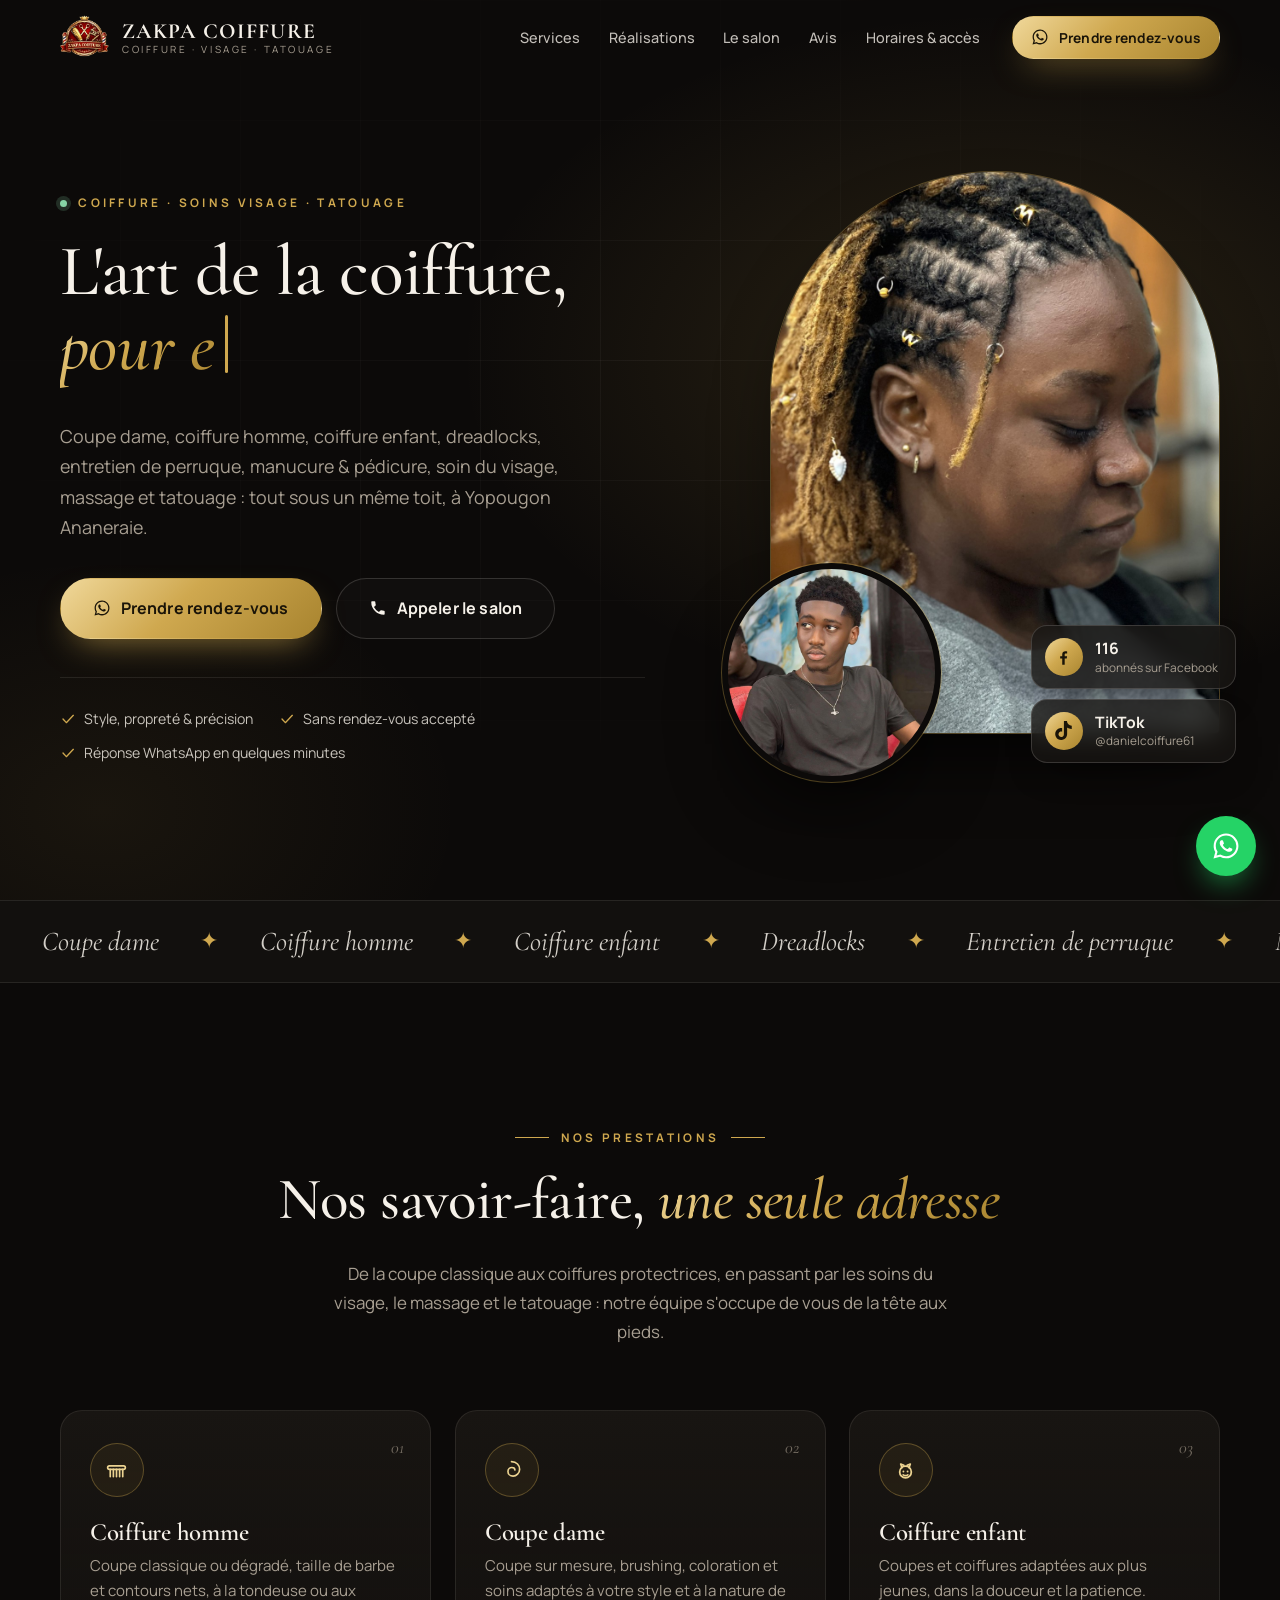
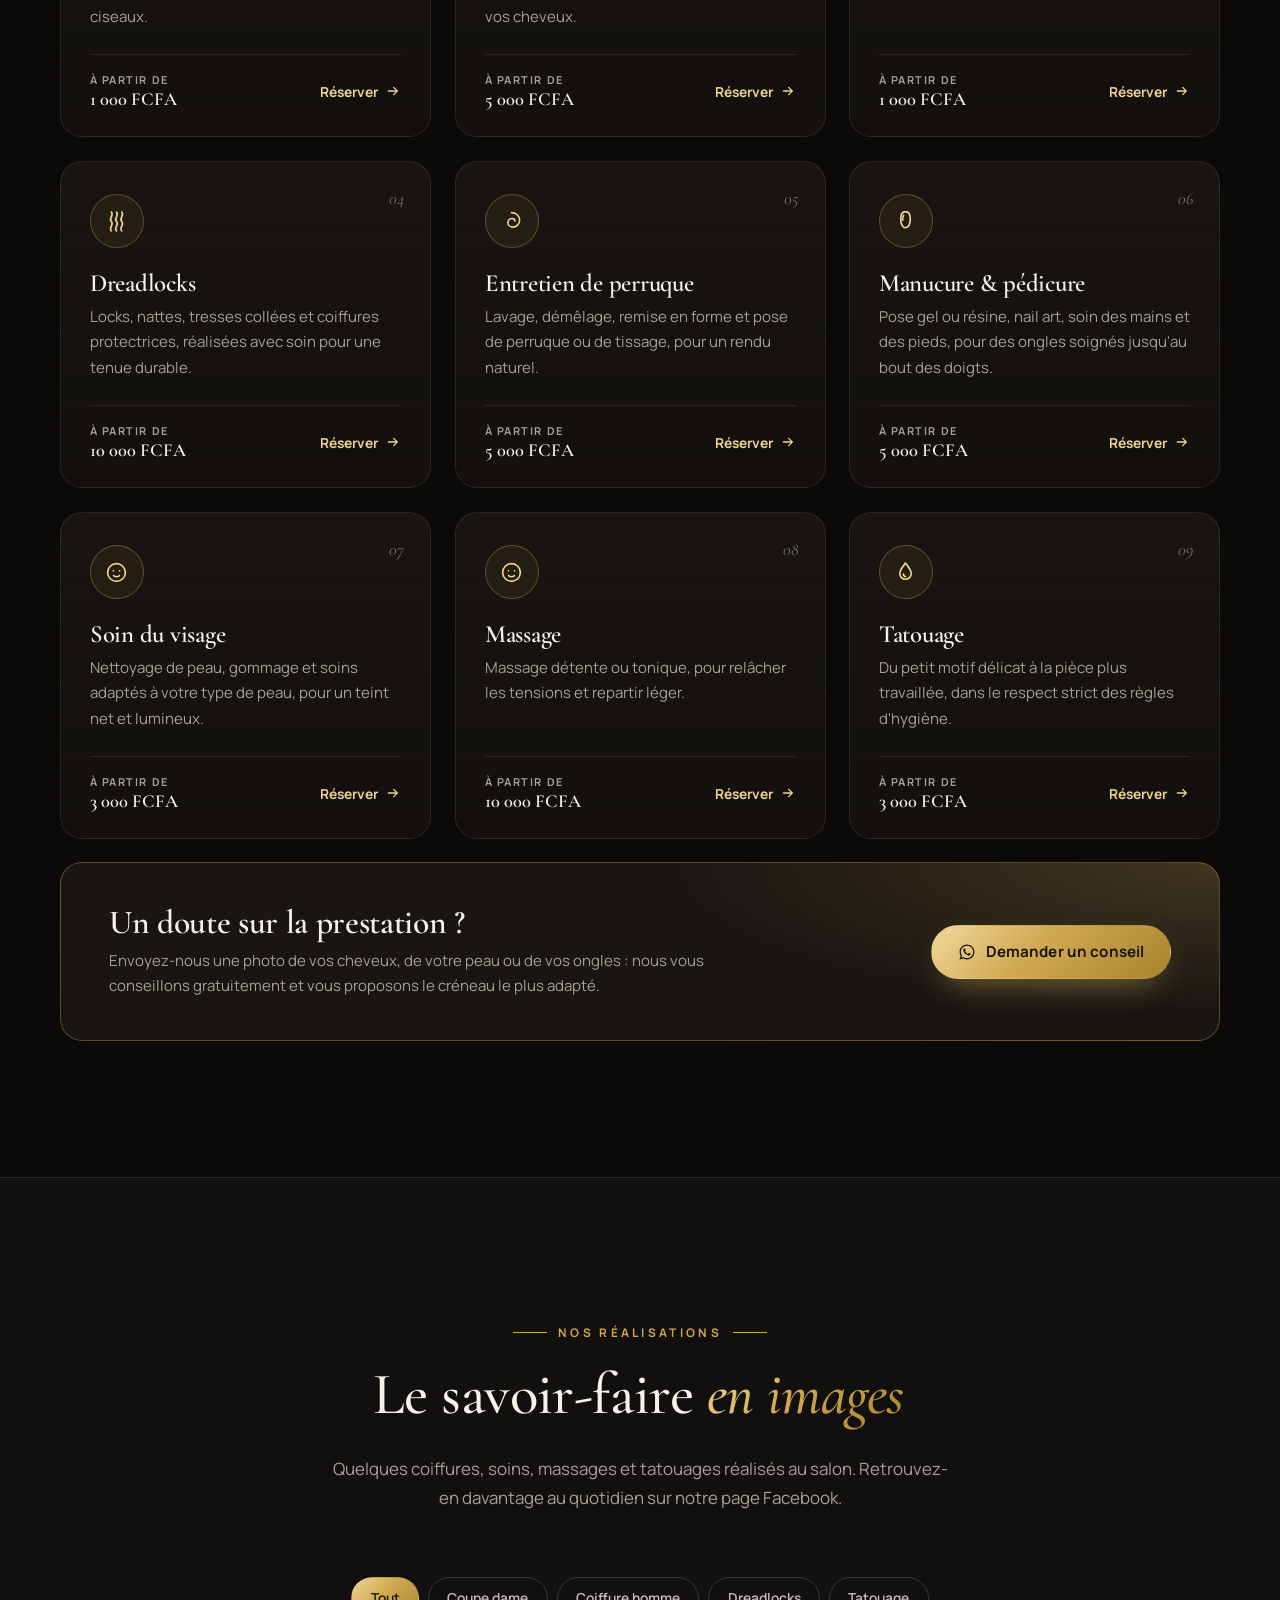
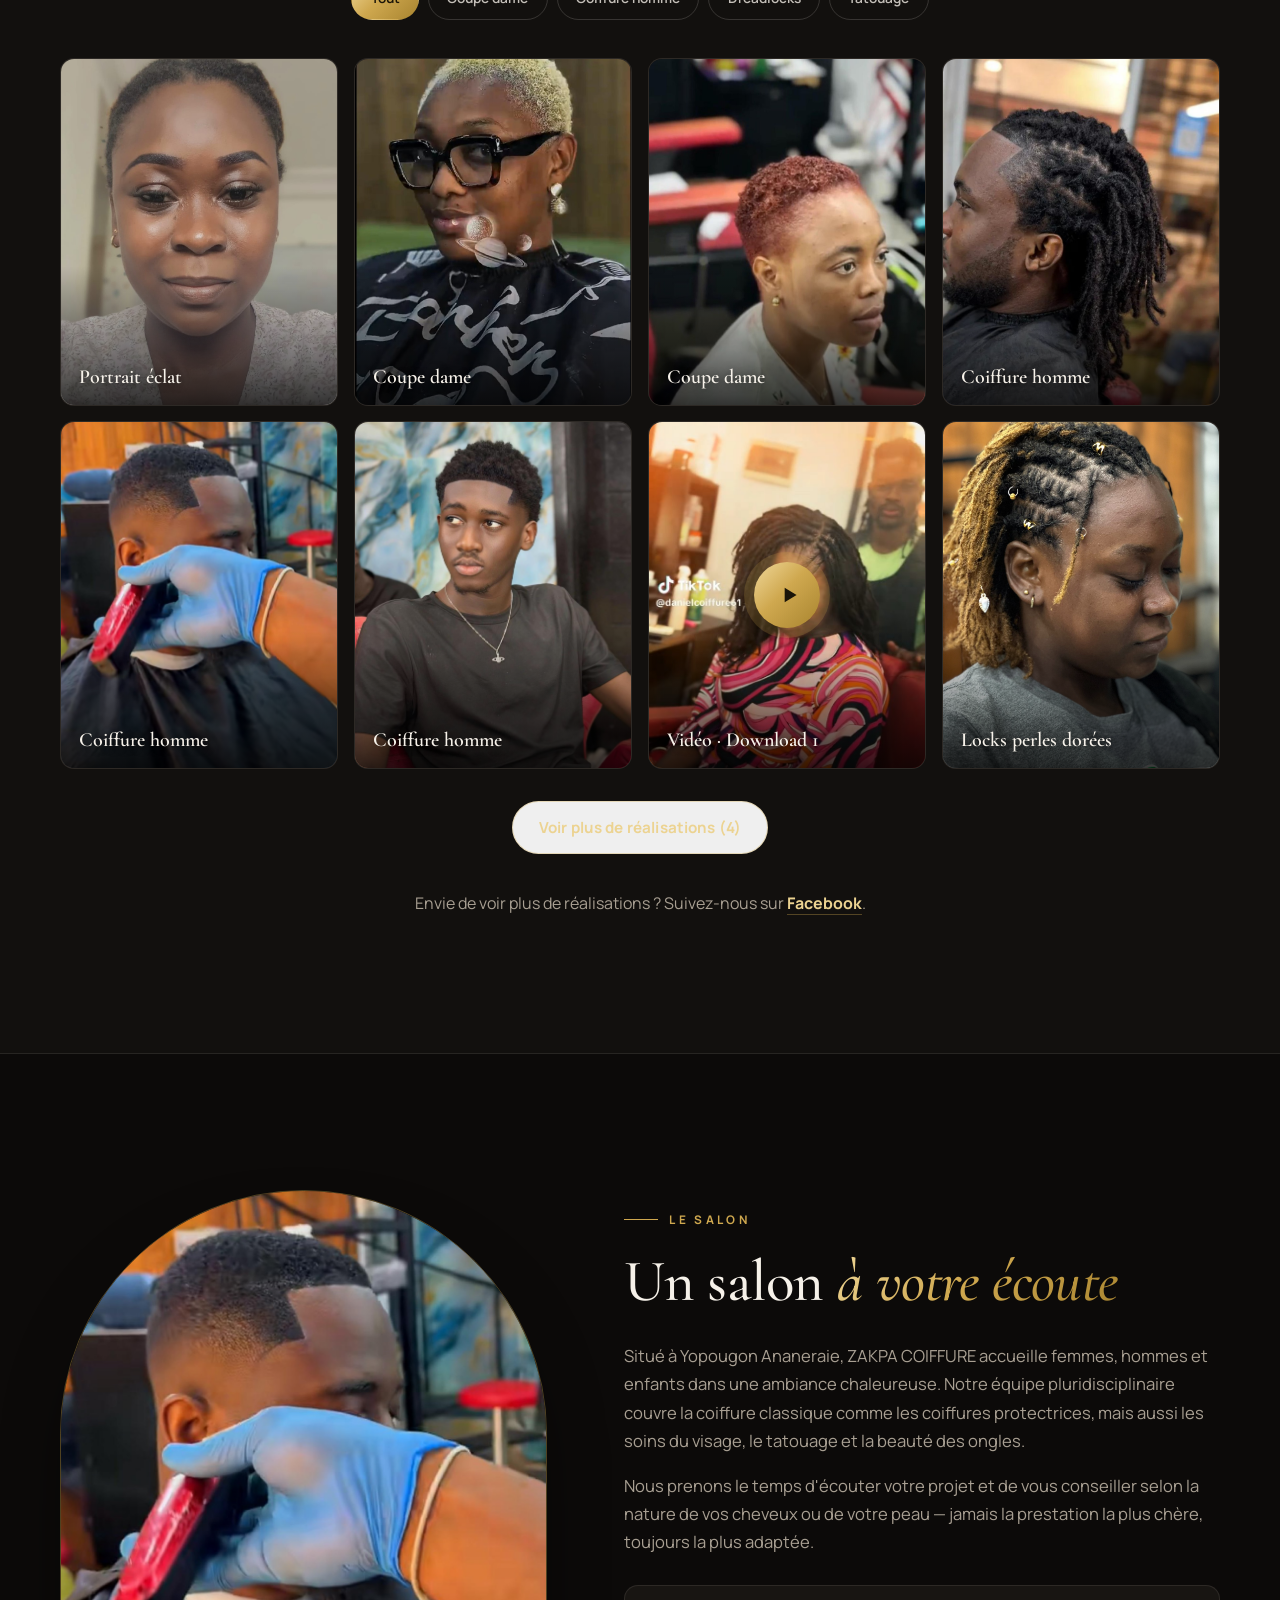
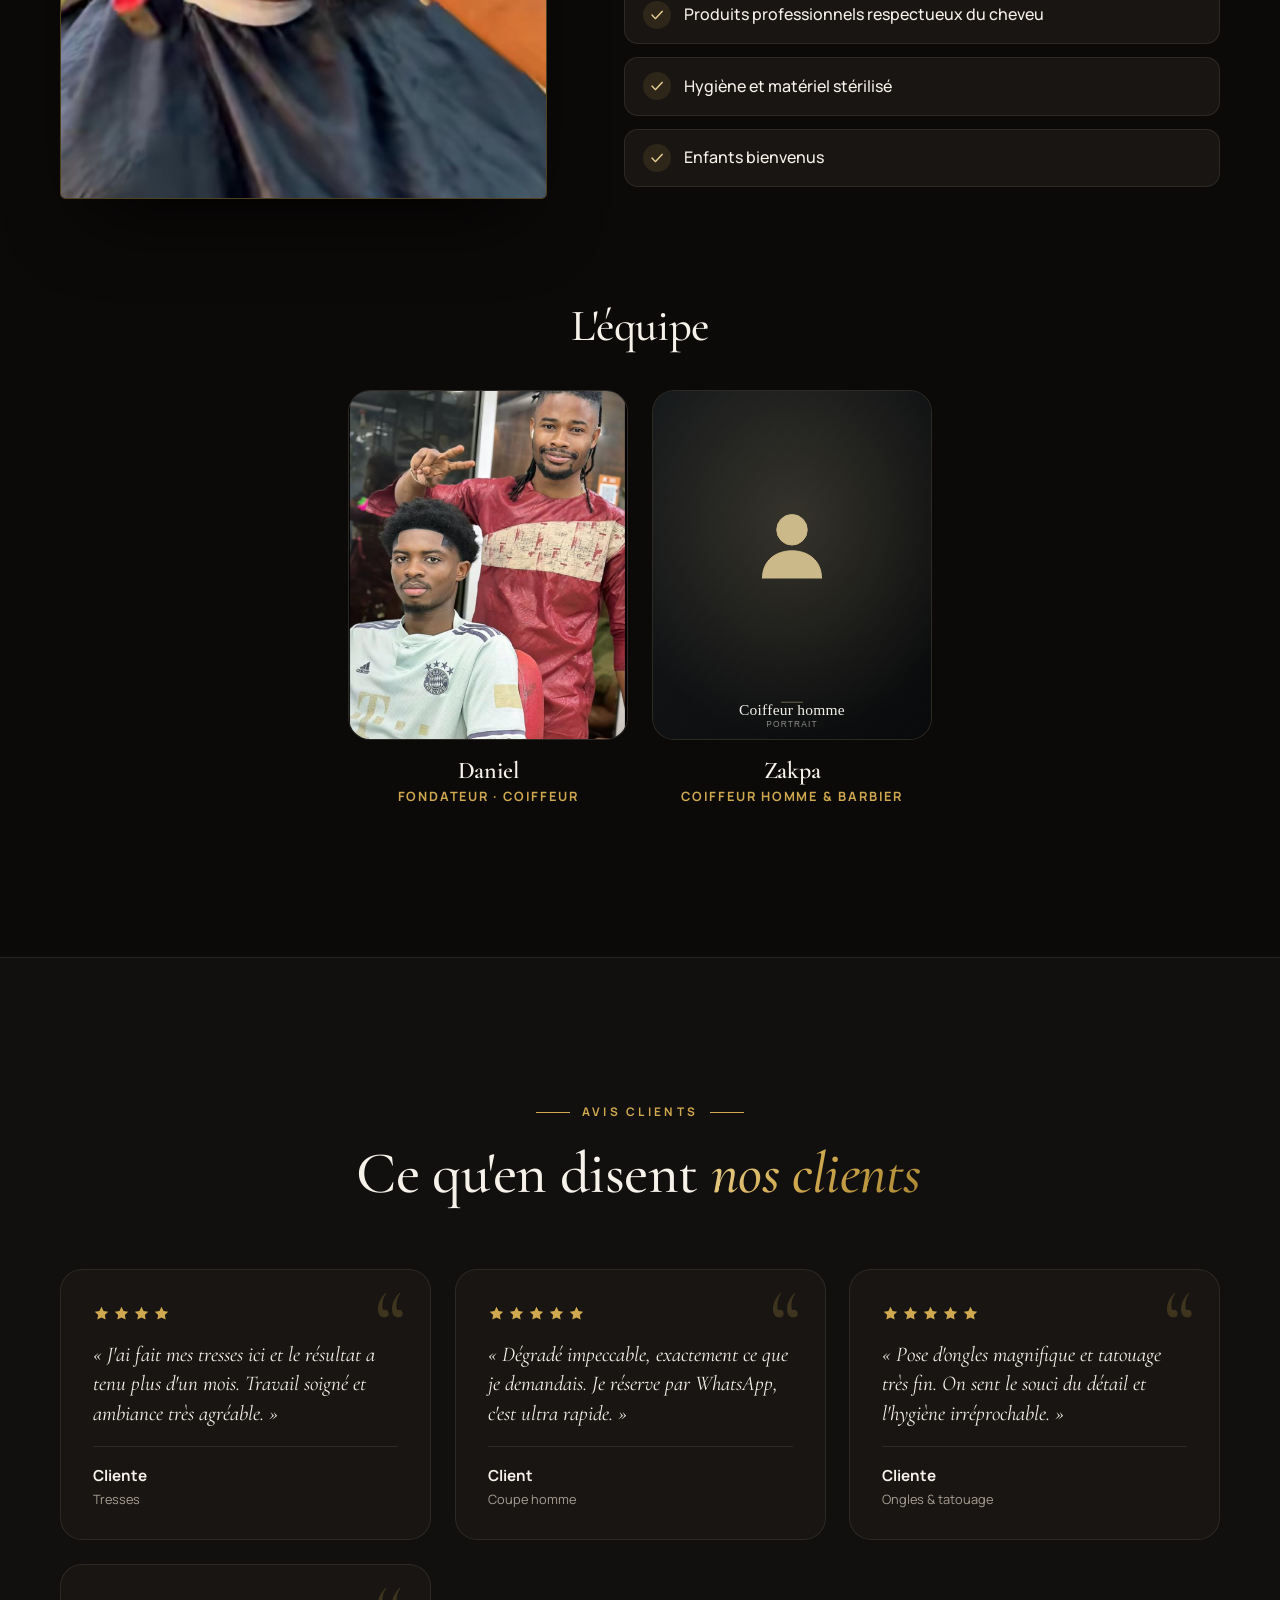
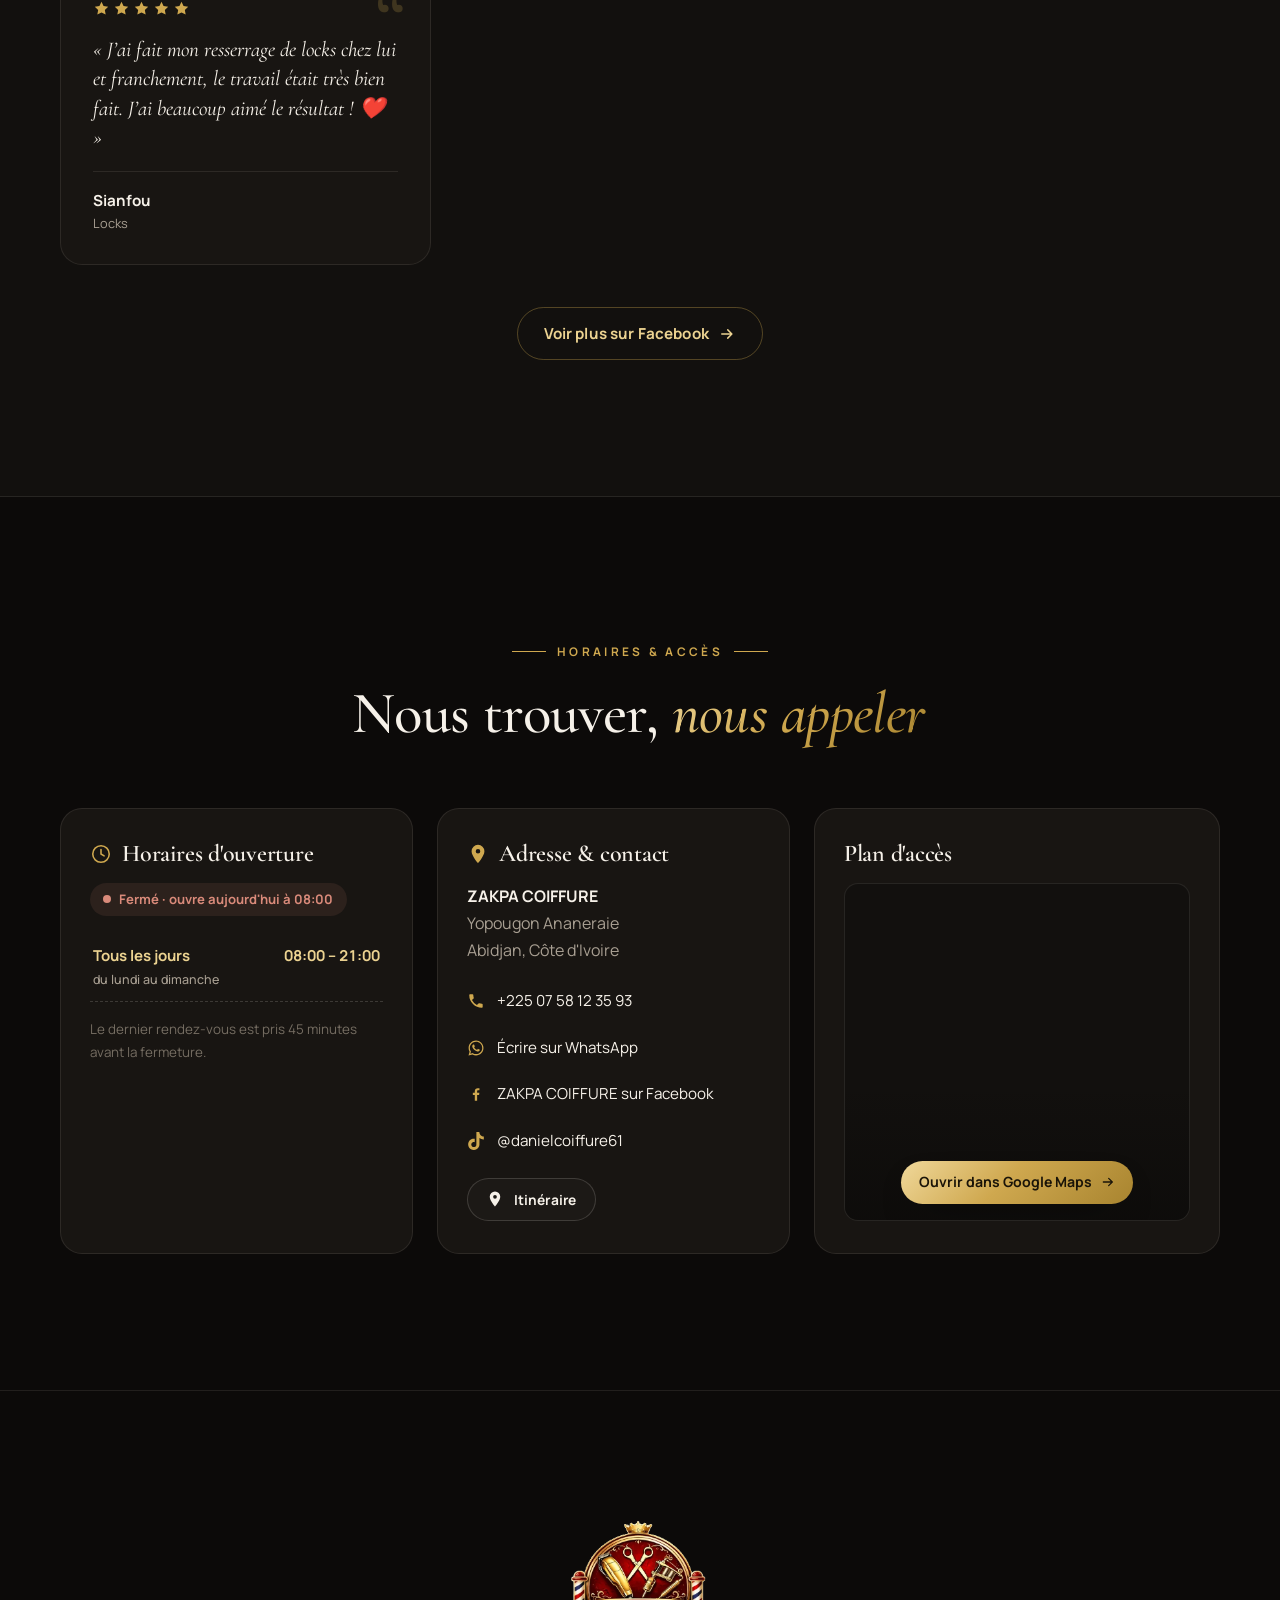
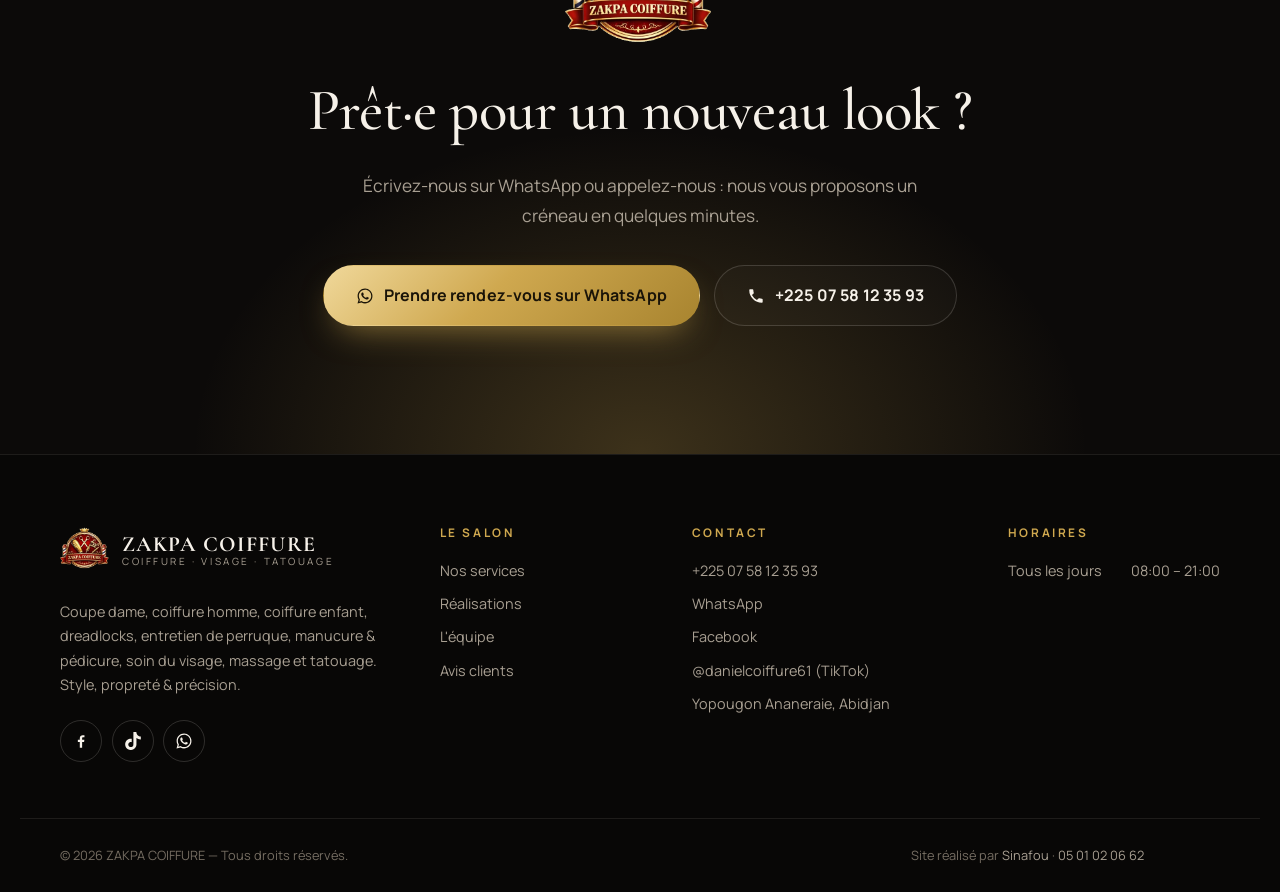
<file: index.html>
<!DOCTYPE html>
<html lang="fr">
<head>
<meta charset="utf-8">
<meta name="viewport" content="width=device-width, initial-scale=1">
<title>ZAKPA COIFFURE — Coiffeur à Yopougon Ananeraie, Abidjan | Coupe, dreadlocks, soins &amp; tatouage</title>

<!-- ═══════════════════════════════════════════════════════════════════
     ⚠️  À PERSONNALISER AVANT MISE EN LIGNE
     · Numéro de téléphone / WhatsApp : +225 07 58 12 35 93
       (affichage) et +2250758123593 (liens tel: et wa.me).
       Pour le changer : rechercher/remplacer ces deux valeurs partout.
     · Prénoms de l'équipe, avis clients et prix : à remplacer par les
       vraies informations.
     · Nom de domaine : cherchez « zakpa-coiffure.ci ».
     Voir README.md → « Personnaliser le site ».
     ═══════════════════════════════════════════════════════════════════ -->

<meta name="description" content="ZAKPA COIFFURE, salon de coiffure à Yopougon Ananeraie (Abidjan) : coupe dame, coiffure homme, coiffure enfant, dreadlocks, entretien de perruque, manucure &amp; pédicure, soin du visage, massage et tatouage. Rendez-vous rapide par WhatsApp ou par téléphone.">
<meta name="theme-color" content="#0b0b0d">
<link rel="canonical" href="https://www.zakpa-coiffure.ci/">
<meta name="robots" content="index, follow">

<!-- Partage sur les réseaux sociaux -->
<meta property="og:type" content="website">
<meta property="og:locale" content="fr_CI">
<meta property="og:site_name" content="ZAKPA COIFFURE">
<meta property="og:title" content="ZAKPA COIFFURE — Coiffeur à Yopougon Ananeraie, Abidjan">
<meta property="og:description" content="Coupe dame, coiffure homme, coiffure enfant, dreadlocks, entretien de perruque, manucure &amp; pédicure, soin du visage, massage et tatouage. Style, propreté &amp; précision. Rendez-vous par WhatsApp.">
<meta property="og:url" content="https://www.zakpa-coiffure.ci/">
<meta property="og:image" content="https://www.zakpa-coiffure.ci/assets/img/og-image.jpg">
<meta property="og:image:type" content="image/jpeg">
<meta property="og:image:width" content="1200">
<meta property="og:image:height" content="630">
<meta property="og:image:alt" content="Logo ZAKPA COIFFURE — Coiffure, soins visage et tatouage à Yopougon Ananeraie, Abidjan">
<meta name="twitter:card" content="summary_large_image">
<meta name="twitter:title" content="ZAKPA COIFFURE — Coiffeur à Yopougon Ananeraie, Abidjan">
<meta name="twitter:description" content="Coupe dame, coiffure homme, coiffure enfant, dreadlocks, entretien de perruque, manucure &amp; pédicure, soin du visage, massage et tatouage. Rendez-vous par WhatsApp.">
<meta name="twitter:image" content="https://www.zakpa-coiffure.ci/assets/img/og-image.jpg">

<link rel="icon" href="assets/img/favicon.svg" type="image/svg+xml">
<link rel="apple-touch-icon" href="assets/img/apple-touch-icon.png">

<link rel="preconnect" href="https://fonts.googleapis.com">
<link rel="preconnect" href="https://fonts.gstatic.com" crossorigin>
<link href="https://fonts.googleapis.com/css2?family=Cormorant+Garamond:ital,wght@0,500;0,600;0,700;1,500;1,600&family=Manrope:wght@400;500;600;700&display=swap" rel="stylesheet">

<link rel="stylesheet" href="assets/css/styles.css?v=20261108b">
<script>document.documentElement.classList.add('js')</script>

<!-- Données structurées : aide Google à comprendre le commerce (SEO local) -->
<script type="application/ld+json">
{
  "@context": "https://schema.org",
  "@type": "HairSalon",
  "@id": "https://www.zakpa-coiffure.ci/#salon",
  "name": "ZAKPA COIFFURE",
  "description": "Salon de coiffure mixte à Yopougon Ananeraie, Abidjan : coupe dame, coiffure homme, coiffure enfant, dreadlocks, entretien de perruque, manucure et pédicure, soin du visage, massage et tatouage.",
  "slogan": "Style, Propreté & Précision",
  "url": "https://www.zakpa-coiffure.ci/",
  "telephone": "+2250758123593",
  "image": "https://www.zakpa-coiffure.ci/assets/img/og-image.jpg",
  "priceRange": "1 000 – 30 000 FCFA",
  "currenciesAccepted": "XOF",
  "address": {
    "@type": "PostalAddress",
    "streetAddress": "Yopougon Ananeraie",
    "addressLocality": "Abidjan",
    "addressRegion": "Abidjan",
    "addressCountry": "CI"
  },
  "geo": { "@type": "GeoCoordinates", "latitude": 5.351205, "longitude": -4.096741 },
  "areaServed": [
    { "@type": "City", "name": "Abidjan" },
    { "@type": "AdministrativeArea", "name": "Yopougon" }
  ],
  "openingHoursSpecification": [
    { "@type": "OpeningHoursSpecification", "dayOfWeek": ["Monday","Tuesday","Wednesday","Thursday","Friday","Saturday","Sunday"], "opens": "08:00", "closes": "21:00" }
  ],
  "sameAs": ["https://www.facebook.com/share/1KQhNSxhUt/", "https://www.tiktok.com/@danielcoiffure61"],
  "makesOffer": [
    { "@type": "Offer", "itemOffered": { "@type": "Service", "name": "Coiffure homme" } },
    { "@type": "Offer", "itemOffered": { "@type": "Service", "name": "Coupe dame" } },
    { "@type": "Offer", "itemOffered": { "@type": "Service", "name": "Coiffure enfant" } },
    { "@type": "Offer", "itemOffered": { "@type": "Service", "name": "Dreadlocks" } },
    { "@type": "Offer", "itemOffered": { "@type": "Service", "name": "Entretien de perruque" } },
    { "@type": "Offer", "itemOffered": { "@type": "Service", "name": "Manucure et pédicure" } },
    { "@type": "Offer", "itemOffered": { "@type": "Service", "name": "Soin du visage" } },
    { "@type": "Offer", "itemOffered": { "@type": "Service", "name": "Massage" } },
    { "@type": "Offer", "itemOffered": { "@type": "Service", "name": "Tatouage" } }
  ]
}
</script>
<!--
  💡 Quand vous aurez de vrais avis Google, ajoutez ceci dans le bloc ci-dessus
     (uniquement avec de vrais avis, sinon Google peut pénaliser le site) :
  "aggregateRating": { "@type": "AggregateRating", "ratingValue": "4.9", "reviewCount": "128" }
-->
</head>
<body>

<a class="skip-link" href="#main">Aller au contenu</a>

<!-- ═══════════ Bibliothèque d'icônes (non visible) ═══════════ -->
<svg class="sprite" aria-hidden="true" focusable="false" xmlns="http://www.w3.org/2000/svg">
  <symbol id="i-curl" viewBox="0 0 24 24" fill="none" stroke="currentColor" stroke-width="1.6" stroke-linecap="round">
    <path d="M12 3.5c5 0 7.8 3.6 7.8 7.2 0 4-3.2 6.7-6.3 6.7-2.9 0-4.9-2-4.9-4.5 0-2.2 1.8-3.8 3.8-3.8 1.8 0 2.9 1.1 2.9 2.5"/>
  </symbol>
  <symbol id="i-comb" viewBox="0 0 24 24" fill="none" stroke="currentColor" stroke-width="1.6" stroke-linecap="round">
    <rect x="3.5" y="7.5" width="17" height="3.4" rx="1.7"/>
    <path d="M6 10.9V18M9 10.9V18M12 10.9V18M15 10.9V18M18 10.9V18"/>
  </symbol>
  <symbol id="i-locks" viewBox="0 0 24 24" fill="none" stroke="currentColor" stroke-width="1.6" stroke-linecap="round">
    <path d="M7 3c3 3-3 6 0 9s-3 6 0 9M12 3c3 3-3 6 0 9s-3 6 0 9M17 3c3 3-3 6 0 9s-3 6 0 9"/>
  </symbol>
  <symbol id="i-face" viewBox="0 0 24 24" fill="none" stroke="currentColor" stroke-width="1.6" stroke-linecap="round">
    <circle cx="12" cy="12" r="8.5"/>
    <path d="M9 10.5h.01M15 10.5h.01M9.2 15c1.7 1.3 3.9 1.3 5.6 0"/>
  </symbol>
  <symbol id="i-tattoo" viewBox="0 0 24 24" fill="none" stroke="currentColor" stroke-width="1.6" stroke-linejoin="round">
    <path d="M12 3s5.5 6.6 5.5 10a5.5 5.5 0 0 1-11 0C6.5 9.6 12 3 12 3Z"/>
    <path d="M10 13.5a2.5 2.5 0 0 0 2 2.5" stroke-linecap="round"/>
  </symbol>
  <symbol id="i-nails" viewBox="0 0 24 24" fill="none" stroke="currentColor" stroke-width="1.6" stroke-linejoin="round">
    <path d="M12 2.5c3 0 4.6 3 4.6 7.2 0 4.8-2 8.3-4.6 8.3s-4.6-3.5-4.6-8.3C7.4 5.5 9 2.5 12 2.5Z"/>
    <path d="M10.2 6c-.7 1.5-1 3-.9 4.8" stroke-linecap="round"/>
  </symbol>
  <symbol id="i-scissors" viewBox="0 0 24 24" fill="none" stroke="currentColor" stroke-width="1.6" stroke-linecap="round">
    <path d="M6.5 5 16 15M17.5 5 8 15"/>
    <circle cx="6.5" cy="17.5" r="2.6"/><circle cx="17.5" cy="17.5" r="2.6"/>
  </symbol>
  <symbol id="i-whatsapp" viewBox="0 0 24 24" fill="currentColor">
    <path d="M19.05 4.91A9.82 9.82 0 0 0 12.04 2C6.58 2 2.13 6.45 2.13 11.91c0 1.75.46 3.45 1.32 4.95L2 22l5.25-1.38a9.87 9.87 0 0 0 4.79 1.22c5.46 0 9.91-4.45 9.91-9.91 0-2.65-1.03-5.14-2.9-7.02ZM12.05 20.15a8.2 8.2 0 0 1-4.19-1.15l-.3-.18-3.12.82.83-3.04-.2-.31a8.2 8.2 0 0 1-1.26-4.38c0-4.54 3.7-8.23 8.25-8.23 2.2 0 4.27.86 5.83 2.42a8.19 8.19 0 0 1 2.41 5.82c0 4.54-3.7 8.23-8.24 8.23Zm4.52-6.16c-.25-.12-1.47-.72-1.69-.81-.23-.08-.39-.12-.56.12-.16.25-.64.81-.79.98-.14.16-.29.18-.54.06-.25-.12-1.05-.39-2-1.23-.74-.66-1.24-1.47-1.38-1.72-.15-.25-.02-.38.11-.5.11-.11.25-.29.37-.43.13-.15.17-.25.25-.41.08-.17.04-.31-.02-.43-.06-.12-.56-1.34-.76-1.84-.2-.48-.4-.42-.56-.43-.14 0-.31-.01-.48-.01-.17 0-.43.06-.66.31-.23.25-.87.85-.87 2.07 0 1.22.89 2.4 1.01 2.56.12.17 1.75 2.67 4.24 3.74.59.26 1.05.41 1.41.52.6.19 1.14.16 1.57.1.48-.07 1.47-.6 1.68-1.18.21-.58.21-1.07.14-1.18-.06-.11-.22-.17-.47-.29Z"/>
  </symbol>
  <symbol id="i-phone" viewBox="0 0 24 24" fill="currentColor">
    <path d="M6.6 10.8a15.1 15.1 0 0 0 6.6 6.6l2.2-2.2c.3-.3.7-.4 1-.2 1.1.4 2.3.6 3.5.6.6 0 1 .4 1 1V20c0 .6-.4 1-1 1A17 17 0 0 1 3 4c0-.6.4-1 1-1h3.4c.6 0 1 .4 1 1 0 1.2.2 2.4.6 3.5.1.4 0 .8-.2 1l-2.2 2.3Z"/>
  </symbol>
  <symbol id="i-pin" viewBox="0 0 24 24" fill="currentColor">
    <path d="M12 2a7 7 0 0 0-7 7c0 5.2 7 13 7 13s7-7.8 7-13a7 7 0 0 0-7-7Zm0 9.5a2.5 2.5 0 1 1 0-5 2.5 2.5 0 0 1 0 5Z"/>
  </symbol>
  <symbol id="i-clock" viewBox="0 0 24 24" fill="none" stroke="currentColor" stroke-width="1.7" stroke-linecap="round">
    <circle cx="12" cy="12" r="9"/><path d="M12 7.2V12l3.4 2"/>
  </symbol>
  <symbol id="i-star" viewBox="0 0 24 24" fill="currentColor">
    <path d="m12 2.6 2.9 6 6.6.9-4.8 4.6 1.2 6.5L12 17.5l-5.9 3.1 1.2-6.5-4.8-4.6 6.6-.9Z"/>
  </symbol>
  <symbol id="i-play" viewBox="0 0 24 24" fill="currentColor"><path d="M8 5.2v13.6L19 12Z"/></symbol>
  <symbol id="i-zoom" viewBox="0 0 24 24" fill="none" stroke="currentColor" stroke-width="1.8" stroke-linecap="round">
    <circle cx="11" cy="11" r="6.5"/><path d="m16 16 4.5 4.5M11 8.5v5M8.5 11h5"/>
  </symbol>
  <symbol id="i-close" viewBox="0 0 24 24" fill="none" stroke="currentColor" stroke-width="1.9" stroke-linecap="round">
    <path d="M6 6l12 12M18 6 6 18"/>
  </symbol>
  <symbol id="i-left" viewBox="0 0 24 24" fill="none" stroke="currentColor" stroke-width="2" stroke-linecap="round" stroke-linejoin="round">
    <path d="m14.5 5-7 7 7 7"/>
  </symbol>
  <symbol id="i-right" viewBox="0 0 24 24" fill="none" stroke="currentColor" stroke-width="2" stroke-linecap="round" stroke-linejoin="round">
    <path d="m9.5 5 7 7-7 7"/>
  </symbol>
  <symbol id="i-arrow" viewBox="0 0 24 24" fill="none" stroke="currentColor" stroke-width="1.9" stroke-linecap="round" stroke-linejoin="round">
    <path d="M5 12h13M13 6.5 18.5 12 13 17.5"/>
  </symbol>
  <symbol id="i-check" viewBox="0 0 24 24" fill="none" stroke="currentColor" stroke-width="2" stroke-linecap="round" stroke-linejoin="round">
    <path d="m20 6.5-10.5 11L4.5 12"/>
  </symbol>
  <symbol id="i-facebook" viewBox="0 0 24 24">
    <path fill="currentColor" d="M13.5 21v-7.6h2.6l.4-3h-3V8.5c0-.9.3-1.5 1.5-1.5h1.6V4.3c-.3 0-1.2-.1-2.3-.1-2.3 0-3.9 1.4-3.9 4v2.2H7.8v3h2.6V21h3.1z"/>
  </symbol>
  <symbol id="i-tiktok" viewBox="0 0 24 24">
    <path fill="currentColor" d="M12.53.02C13.84 0 15.14.01 16.44 0c.08 1.53.63 3.09 1.75 4.17 1.12 1.11 2.7 1.62 4.24 1.79v4.03c-1.44-.05-2.89-.35-4.2-.97-.57-.26-1.1-.59-1.62-.93-.01 2.92.01 5.84-.02 8.75-.08 1.4-.54 2.79-1.35 3.94-1.31 1.92-3.58 3.17-5.91 3.21-1.43.08-2.86-.31-4.08-1.03-2.02-1.19-3.44-3.37-3.65-5.71-.02-.5-.03-1-.01-1.49.18-1.9 1.12-3.72 2.58-4.96 1.66-1.44 3.98-2.13 6.15-1.72.02 1.48-.04 2.96-.04 4.44-.99-.32-2.15-.23-3.02.37-.63.41-1.11 1.04-1.36 1.75-.21.51-.15 1.07-.14 1.61.24 1.64 1.82 3.02 3.5 2.87 1.12-.01 2.19-.66 2.77-1.61.19-.33.4-.67.41-1.06.1-1.79.06-3.57.07-5.36.01-4.03-.01-8.05.02-12.07z"/>
  </symbol>
  <symbol id="i-menu" viewBox="0 0 24 24" fill="none" stroke="currentColor" stroke-width="1.9" stroke-linecap="round">
    <path d="M4 7h16M4 12h16M4 17h16"/>
  </symbol>
  <!-- Enfant : petite tête avec un nœud (coiffure enfant) -->
  <symbol id="i-enfant" viewBox="0 0 24 24" fill="none" stroke="currentColor" stroke-width="1.7" stroke-linecap="round" stroke-linejoin="round">
    <circle cx="12" cy="13.5" r="5.6"/>
    <path d="M8.6 9.2 7.4 5.8l3 1.2"/>
    <path d="M15.4 9.2 16.6 5.8l-3 1.2"/>
    <circle cx="10" cy="13" r=".9" fill="currentColor" stroke="none"/>
    <circle cx="14" cy="13" r=".9" fill="currentColor" stroke="none"/>
    <path d="M9.8 16.2c1.4 1 3 1 4.4 0"/>
  </symbol>
</svg>

<!-- ═══════════════════════ EN-TÊTE ═══════════════════════ -->
<header class="site-header" id="header">
  <div class="container header__inner">
    <a class="brand" href="#hero" aria-label="ZAKPA COIFFURE — retour en haut">
      <img class="brand__mark" src="assets/img/logo-sm.webp" width="160" height="144" alt="" aria-hidden="true">
      <span class="brand__text">
        <strong>ZAKPA COIFFURE</strong>
        <small>Coiffure · Visage · Tatouage</small>
      </span>
    </a>

    <nav class="nav" id="nav" aria-label="Navigation principale">
      <ul>
        <li><a href="#services">Services</a></li>
        <li><a href="#realisations">Réalisations</a></li>
        <li><a href="#equipe">Le salon</a></li>
        <li><a href="#avis">Avis</a></li>
        <li><a href="#horaires">Horaires &amp; accès</a></li>
      </ul>
      <a class="btn btn--gold btn--sm nav__cta"
         href="https://wa.me/2250758123593"
         data-wa data-wa-message="Bonjour ZAKPA COIFFURE,&#10;&#10;Je vous contacte depuis votre site internet. Je souhaite prendre rendez-vous.&#10;&#10;• Prestation : &#10;• Jour et heure souhaités :&#10;• Mon prénom :&#10;&#10;Merci et à bientôt !">
        <svg class="btn__icon" aria-hidden="true"><use href="#i-whatsapp"/></svg>
        Prendre rendez-vous
      </a>
    </nav>

    <button class="nav-toggle" id="nav-toggle" aria-expanded="false" aria-controls="nav" aria-label="Ouvrir le menu">
      <svg aria-hidden="true"><use href="#i-menu"/></svg>
    </button>
  </div>
</header>

<main id="main">

<!-- ═══════════════════════ ACCUEIL ═══════════════════════ -->
<section class="hero" id="hero">
  <div class="hero__glow" aria-hidden="true"></div>
  <div class="container hero__inner">

    <div class="hero__text">
      <p class="eyebrow"><span class="eyebrow__dot" aria-hidden="true"></span> Coiffure · Soins visage · Tatouage</p>
      <h1>L'art de la coiffure,<br><em>pour elle &amp; pour lui.</em></h1>
      <p class="lede">
        Coupe dame, coiffure homme, coiffure enfant, dreadlocks, entretien de perruque, manucure &amp; pédicure, soin du visage, massage et tatouage :
        tout sous un même toit, à Yopougon Ananeraie.
      </p>

      <div class="hero__cta">
        <a class="btn btn--gold btn--lg"
           href="https://wa.me/2250758123593"
           data-wa data-wa-message="Bonjour ZAKPA COIFFURE,&#10;&#10;Je vous contacte depuis votre site internet. Je souhaite prendre rendez-vous.&#10;&#10;• Prestation : &#10;• Jour et heure souhaités :&#10;• Mon prénom :&#10;&#10;Merci et à bientôt !">
          <svg class="btn__icon" aria-hidden="true"><use href="#i-whatsapp"/></svg>
          Prendre rendez-vous
        </a>
        <a class="btn btn--outline btn--lg" href="tel:+2250758123593">
          <svg class="btn__icon" aria-hidden="true"><use href="#i-phone"/></svg>
          Appeler le salon
        </a>
      </div>

      <ul class="hero__trust">
        <li><svg aria-hidden="true"><use href="#i-check"/></svg> Style, propreté &amp; précision</li>
        <li><svg aria-hidden="true"><use href="#i-check"/></svg> Sans rendez-vous accepté</li>
        <li><svg aria-hidden="true"><use href="#i-check"/></svg> Réponse WhatsApp en quelques minutes</li>
      </ul>
    </div>

    <div class="hero__media">
      <figure class="hero__figure hero__figure--main">
        <img src="assets/img/hero-portrait.jpeg" width="1050" height="1400"
             alt="Coiffeur réalisant une coupe chez ZAKPA COIFFURE" fetchpriority="high" decoding="async">
      </figure>
      <figure class="hero__figure hero__figure--sub">
        <img src="assets/img/hero-square.jpeg" width="1336" height="1400"
             alt="Détail d'une coiffure réalisée au salon" loading="lazy" decoding="async">
      </figure>
      <div class="hero__badges">
        <a class="hero__badge" href="https://www.facebook.com/share/1KQhNSxhUt/" target="_blank" rel="noopener">
          <span class="hero__badge-stars" aria-hidden="true">
            <svg><use href="#i-facebook"/></svg>
          </span>
          <strong>116</strong>
          <small>abonnés sur Facebook</small>
        </a>
        <a class="hero__badge" href="https://www.tiktok.com/@danielcoiffure61" target="_blank" rel="noopener">
          <span class="hero__badge-stars" aria-hidden="true">
            <svg><use href="#i-tiktok"/></svg>
          </span>
          <strong>TikTok</strong>
          <small>@danielcoiffure61</small>
        </a>
      </div>
    </div>

  </div>
</section>

<!-- Bandeau défilant des prestations (décoratif) -->
<div class="ticker" aria-hidden="true">
  <div class="ticker__track"><span>Coupe dame</span><span>Coiffure homme</span><span>Coiffure enfant</span><span>Dreadlocks</span><span>Entretien de perruque</span><span>Manucure &amp; pédicure</span><span>Soin du visage</span><span>Massage</span><span>Tatouage</span><span>Coupe dame</span><span>Coiffure homme</span><span>Coiffure enfant</span><span>Dreadlocks</span><span>Entretien de perruque</span><span>Manucure &amp; pédicure</span><span>Soin du visage</span><span>Massage</span><span>Tatouage</span></div>
</div>

<!-- ═══════════════════════ SERVICES ═══════════════════════ -->
<section class="section" id="services">
  <div class="container">
    <header class="section__head reveal">
      <p class="eyebrow eyebrow--center">Nos prestations</p>
      <h2>Nos savoir-faire, <em>une seule adresse</em></h2>
      <p class="section__lede">
        De la coupe classique aux coiffures protectrices, en passant par les soins du visage,
        le massage et le tatouage : notre équipe s'occupe de vous de la tête aux pieds.
      </p>
    </header>

    <div class="grid grid--services">

      <article class="card service reveal">
        <span class="service__icon" aria-hidden="true"><svg><use href="#i-comb"/></svg></span>
        <h3>Coiffure homme</h3>
        <p>Coupe classique ou dégradé, taille de barbe et contours nets, à la tondeuse ou aux ciseaux.</p>
        <footer class="service__foot">
          <span class="service__price"><small>à partir de</small> 1&nbsp;000&nbsp;FCFA</span>
          <a class="link-arrow"
             href="https://wa.me/2250758123593"
             data-wa data-wa-message="Bonjour ZAKPA COIFFURE,&#10;&#10;Je vous contacte depuis votre site internet. Je souhaite prendre rendez-vous.&#10;&#10;• Prestation : Coiffure homme&#10;• Jour et heure souhaités :&#10;• Mon prénom :&#10;&#10;Merci et à bientôt !">
            Réserver <svg aria-hidden="true"><use href="#i-arrow"/></svg>
          </a>
        </footer>
      </article>

      <article class="card service reveal">
        <span class="service__icon" aria-hidden="true"><svg><use href="#i-curl"/></svg></span>
        <h3>Coupe dame</h3>
        <p>Coupe sur mesure, brushing, coloration et soins adaptés à votre style et à la nature de vos cheveux.</p>
        <footer class="service__foot">
          <span class="service__price"><small>à partir de</small> 5&nbsp;000&nbsp;FCFA</span>
          <a class="link-arrow"
             href="https://wa.me/2250758123593"
             data-wa data-wa-message="Bonjour ZAKPA COIFFURE,&#10;&#10;Je vous contacte depuis votre site internet. Je souhaite prendre rendez-vous.&#10;&#10;• Prestation : Coupe dame&#10;• Jour et heure souhaités :&#10;• Mon prénom :&#10;&#10;Merci et à bientôt !">
            Réserver <svg aria-hidden="true"><use href="#i-arrow"/></svg>
          </a>
        </footer>
      </article>

      <article class="card service reveal">
        <span class="service__icon" aria-hidden="true"><svg><use href="#i-enfant"/></svg></span>
        <h3>Coiffure enfant</h3>
        <p>Coupes et coiffures adaptées aux plus jeunes, dans la douceur et la patience.</p>
        <footer class="service__foot">
          <span class="service__price"><small>à partir de</small> 1&nbsp;000&nbsp;FCFA</span>
          <a class="link-arrow"
             href="https://wa.me/2250758123593"
             data-wa data-wa-message="Bonjour ZAKPA COIFFURE,&#10;&#10;Je vous contacte depuis votre site internet. Je souhaite prendre rendez-vous.&#10;&#10;• Prestation : Coiffure enfant&#10;• Âge de l'enfant :&#10;• Jour et heure souhaités :&#10;• Mon prénom :&#10;&#10;Merci et à bientôt !">
            Réserver <svg aria-hidden="true"><use href="#i-arrow"/></svg>
          </a>
        </footer>
      </article>

      <article class="card service reveal">
        <span class="service__icon" aria-hidden="true"><svg><use href="#i-locks"/></svg></span>
        <h3>Dreadlocks</h3>
        <p>Locks, nattes, tresses collées et coiffures protectrices, réalisées avec soin pour une tenue durable.</p>
        <footer class="service__foot">
          <span class="service__price"><small>à partir de</small> 10&nbsp;000&nbsp;FCFA</span>
          <a class="link-arrow"
             href="https://wa.me/2250758123593"
             data-wa data-wa-message="Bonjour ZAKPA COIFFURE,&#10;&#10;Je vous contacte depuis votre site internet. Je souhaite prendre rendez-vous.&#10;&#10;• Prestation : Dreadlocks&#10;• Jour et heure souhaités :&#10;• Mon prénom :&#10;&#10;Merci et à bientôt !">
            Réserver <svg aria-hidden="true"><use href="#i-arrow"/></svg>
          </a>
        </footer>
      </article>

      <article class="card service reveal">
        <span class="service__icon" aria-hidden="true"><svg><use href="#i-curl"/></svg></span>
        <h3>Entretien de perruque</h3>
        <p>Lavage, démêlage, remise en forme et pose de perruque ou de tissage, pour un rendu naturel.</p>
        <footer class="service__foot">
          <span class="service__price"><small>à partir de</small> 5&nbsp;000&nbsp;FCFA</span>
          <a class="link-arrow"
             href="https://wa.me/2250758123593"
             data-wa data-wa-message="Bonjour ZAKPA COIFFURE,&#10;&#10;Je vous contacte depuis votre site internet. Je souhaite prendre rendez-vous.&#10;&#10;• Prestation : Entretien de perruque&#10;• Jour et heure souhaités :&#10;• Mon prénom :&#10;&#10;Merci et à bientôt !">
            Réserver <svg aria-hidden="true"><use href="#i-arrow"/></svg>
          </a>
        </footer>
      </article>

      <article class="card service reveal">
        <span class="service__icon" aria-hidden="true"><svg><use href="#i-nails"/></svg></span>
        <h3>Manucure &amp; pédicure</h3>
        <p>Pose gel ou résine, nail art, soin des mains et des pieds, pour des ongles soignés jusqu'au bout des doigts.</p>
        <footer class="service__foot">
          <span class="service__price"><small>à partir de</small> 5&nbsp;000&nbsp;FCFA</span>
          <a class="link-arrow"
             href="https://wa.me/2250758123593"
             data-wa data-wa-message="Bonjour ZAKPA COIFFURE,&#10;&#10;Je vous contacte depuis votre site internet. Je souhaite prendre rendez-vous.&#10;&#10;• Prestation : Manucure / pédicure&#10;• Jour et heure souhaités :&#10;• Mon prénom :&#10;&#10;Merci et à bientôt !">
            Réserver <svg aria-hidden="true"><use href="#i-arrow"/></svg>
          </a>
        </footer>
      </article>

      <article class="card service reveal">
        <span class="service__icon" aria-hidden="true"><svg><use href="#i-face"/></svg></span>
        <h3>Soin du visage</h3>
        <p>Nettoyage de peau, gommage et soins adaptés à votre type de peau, pour un teint net et lumineux.</p>
        <footer class="service__foot">
          <span class="service__price"><small>à partir de</small> 3&nbsp;000&nbsp;FCFA</span>
          <a class="link-arrow"
             href="https://wa.me/2250758123593"
             data-wa data-wa-message="Bonjour ZAKPA COIFFURE,&#10;&#10;Je vous contacte depuis votre site internet. Je souhaite prendre rendez-vous.&#10;&#10;• Prestation : Soin du visage&#10;• Jour et heure souhaités :&#10;• Mon prénom :&#10;&#10;Merci et à bientôt !">
            Réserver <svg aria-hidden="true"><use href="#i-arrow"/></svg>
          </a>
        </footer>
      </article>

      <article class="card service reveal">
        <span class="service__icon" aria-hidden="true"><svg><use href="#i-face"/></svg></span>
        <h3>Massage</h3>
        <p>Massage détente ou tonique, pour relâcher les tensions et repartir léger.</p>
        <footer class="service__foot">
          <span class="service__price"><small>à partir de</small> 10&nbsp;000&nbsp;FCFA</span>
          <a class="link-arrow"
             href="https://wa.me/2250758123593"
             data-wa data-wa-message="Bonjour ZAKPA COIFFURE,&#10;&#10;Je vous contacte depuis votre site internet. Je souhaite prendre rendez-vous.&#10;&#10;• Prestation : Massage&#10;• Jour et heure souhaités :&#10;• Mon prénom :&#10;&#10;Merci et à bientôt !">
            Réserver <svg aria-hidden="true"><use href="#i-arrow"/></svg>
          </a>
        </footer>
      </article>

      <article class="card service reveal">
        <span class="service__icon" aria-hidden="true"><svg><use href="#i-tattoo"/></svg></span>
        <h3>Tatouage</h3>
        <p>Du petit motif délicat à la pièce plus travaillée, dans le respect strict des règles d'hygiène.</p>
        <footer class="service__foot">
          <span class="service__price"><small>à partir de</small> 3&nbsp;000&nbsp;FCFA</span>
          <a class="link-arrow"
             href="https://wa.me/2250758123593"
             data-wa data-wa-message="Bonjour ZAKPA COIFFURE,&#10;&#10;Je vous contacte depuis votre site internet. Je souhaite prendre rendez-vous.&#10;&#10;• Prestation : Tatouage&#10;• Mon idée (description ou photo) :&#10;• Jour et heure souhaités :&#10;• Mon prénom :&#10;&#10;Merci et à bientôt !">
            Réserver <svg aria-hidden="true"><use href="#i-arrow"/></svg>
          </a>
        </footer>
      </article>

      <article class="card service service--cta reveal">
        <div class="service--cta__text">
          <h3>Un doute sur la prestation&nbsp;?</h3>
          <p>Envoyez-nous une photo de vos cheveux, de votre peau ou de vos ongles : nous vous conseillons gratuitement et vous proposons le créneau le plus adapté.</p>
        </div>
        <a class="btn btn--gold"
           href="https://wa.me/2250758123593"
           data-wa data-wa-message="Bonjour ZAKPA COIFFURE,&#10;&#10;Je vous contacte depuis votre site internet. J'aimerais avoir un conseil : je vous envoie une photo juste après.&#10;&#10;Merci beaucoup !">
          <svg class="btn__icon" aria-hidden="true"><use href="#i-whatsapp"/></svg>
          Demander un conseil
        </a>
      </article>

    </div>
  </div>
</section>

<!-- ═══════════════════════ RÉALISATIONS ═══════════════════════ -->
<section class="section section--alt" id="realisations">
  <div class="container">
    <header class="section__head reveal">
      <p class="eyebrow eyebrow--center">Nos réalisations</p>
      <h2>Le savoir-faire <em>en images</em></h2>
      <p class="section__lede">
        Quelques coiffures, soins, massages et tatouages réalisés au salon.
        Retrouvez-en davantage au quotidien sur notre page Facebook.
      </p>
    </header>

    <div class="gallery__filters" role="group" aria-label="Filtrer les réalisations">
      <button class="chip is-active" data-filter="all">Tout</button>
      <button class="chip" data-filter="dame">Coupe dame</button>
      <button class="chip" data-filter="homme">Coiffure homme</button>
      <button class="chip" data-filter="locks">Dreadlocks</button>
      <button class="chip" data-filter="visage">Soin visage</button>
      <button class="chip" data-filter="tatouage">Tatouage</button>
      <button class="chip" data-filter="ongles">Manucure &amp; pédicure</button>
    </div>

    <div class="gallery" id="gallery">
      <!-- GALERIE:DEBUT -->
      <button class="gallery__item ratio-34" data-cat="dame" data-type="image" aria-label="Agrandir : Portrait éclat">
        <img src="assets/photos/coupe-dame/portrait-eclat.jpeg" width="997" height="1400" loading="lazy" decoding="async" alt="Portrait éclat — réalisation du salon">
        <span class="gallery__cap">Portrait éclat</span>
        <span class="gallery__zoom" aria-hidden="true"><svg><use href="#i-zoom"/></svg></span>
      </button>

      <button class="gallery__item ratio-34" data-cat="dame" data-type="image" aria-label="Agrandir : Coupe dame">
        <img src="assets/photos/coupe-dame/whatsapp-image-2026-09-24-at-10-45-52.jpeg" width="935" height="1400" loading="lazy" decoding="async" alt="Coupe dame — réalisation du salon">
        <span class="gallery__cap">Coupe dame</span>
        <span class="gallery__zoom" aria-hidden="true"><svg><use href="#i-zoom"/></svg></span>
      </button>

      <button class="gallery__item ratio-34" data-cat="dame" data-type="image" aria-label="Agrandir : Coupe dame">
        <img src="assets/photos/coupe-dame/whatsapp-image-2026-09-24-at-10-46-42.jpeg" width="829" height="1236" loading="lazy" decoding="async" alt="Coupe dame — réalisation du salon">
        <span class="gallery__cap">Coupe dame</span>
        <span class="gallery__zoom" aria-hidden="true"><svg><use href="#i-zoom"/></svg></span>
      </button>

      <button class="gallery__item ratio-32" data-cat="homme" data-type="image" aria-label="Agrandir : Coiffure homme">
        <img src="assets/photos/coiffure-homme/capture-d-ecran-2026-11-06-a-11-03-59.jpg" width="1438" height="1038" loading="lazy" decoding="async" alt="Coiffure homme — réalisation du salon">
        <span class="gallery__cap">Coiffure homme</span>
        <span class="gallery__zoom" aria-hidden="true"><svg><use href="#i-zoom"/></svg></span>
      </button>

      <button class="gallery__item ratio-11" data-cat="homme" data-type="image" aria-label="Agrandir : Coiffure homme">
        <img src="assets/photos/coiffure-homme/whatsapp-image-2026-09-24-at-10-44-09.jpeg" width="1301" height="1400" loading="lazy" decoding="async" alt="Coiffure homme — réalisation du salon">
        <span class="gallery__cap">Coiffure homme</span>
        <span class="gallery__zoom" aria-hidden="true"><svg><use href="#i-zoom"/></svg></span>
      </button>

      <button class="gallery__item ratio-11" data-cat="homme" data-type="image" aria-label="Agrandir : Coiffure homme">
        <img src="assets/photos/coiffure-homme/whatsapp-image-2026-09-24-at-10-44-45.jpeg" width="1336" height="1400" loading="lazy" decoding="async" alt="Coiffure homme — réalisation du salon">
        <span class="gallery__cap">Coiffure homme</span>
        <span class="gallery__zoom" aria-hidden="true"><svg><use href="#i-zoom"/></svg></span>
      </button>

      <button class="gallery__item ratio-916" data-cat="homme" data-type="video" data-poster="assets/videos/coiffure-homme/download-1.jpg" data-video="assets/videos/coiffure-homme/download-1.mp4" aria-label="Lire la vidéo : Download 1">
        <img src="assets/videos/coiffure-homme/download-1.jpg" width="576" height="1024" loading="lazy" decoding="async" alt="Vidéo : Download 1">
        <span class="gallery__cap">Vidéo · Download 1</span>
        <span class="gallery__play" aria-hidden="true"><svg><use href="#i-play"/></svg></span>
      </button>

      <button class="gallery__item ratio-34" data-cat="locks" data-type="image" aria-label="Agrandir : Locks perles dorées">
        <img src="assets/photos/locks-tresses/locks-perles-dorees.jpeg" width="1050" height="1400" loading="lazy" decoding="async" alt="Locks perles dorées — réalisation du salon">
        <span class="gallery__cap">Locks perles dorées</span>
        <span class="gallery__zoom" aria-hidden="true"><svg><use href="#i-zoom"/></svg></span>
      </button>

      <button class="gallery__item ratio-916" data-cat="locks" data-type="video" data-poster="assets/videos/locks-tresses/locks-perles-dorees.jpg" data-video="assets/videos/locks-tresses/locks-perles-dorees.mp4" aria-label="Lire la vidéo : Locks perles dorées">
        <img src="assets/videos/locks-tresses/locks-perles-dorees.jpg" width="576" height="1024" loading="lazy" decoding="async" alt="Vidéo : Locks perles dorées">
        <span class="gallery__cap">Vidéo · Locks perles dorées</span>
        <span class="gallery__play" aria-hidden="true"><svg><use href="#i-play"/></svg></span>
      </button>

      <button class="gallery__item ratio-34" data-cat="tatouage" data-type="image" aria-label="Agrandir : Tatouage">
        <img src="assets/photos/tatouage/whatsapp-image-2026-09-24-at-10-42-00.jpeg" width="922" height="1340" loading="lazy" decoding="async" alt="Tatouage — réalisation du salon">
        <span class="gallery__cap">Tatouage</span>
        <span class="gallery__zoom" aria-hidden="true"><svg><use href="#i-zoom"/></svg></span>
      </button>

      <button class="gallery__item ratio-916" data-cat="tatouage" data-type="video" data-poster="assets/videos/tatouage/download-3.jpg" data-video="assets/videos/tatouage/download-3.mp4" aria-label="Lire la vidéo : Download 3">
        <img src="assets/videos/tatouage/download-3.jpg" width="576" height="1024" loading="lazy" decoding="async" alt="Vidéo : Download 3">
        <span class="gallery__cap">Vidéo · Download 3</span>
        <span class="gallery__play" aria-hidden="true"><svg><use href="#i-play"/></svg></span>
      </button>

      <button class="gallery__item ratio-916" data-cat="tatouage" data-type="video" data-poster="assets/videos/tatouage/download-5.jpg" data-video="assets/videos/tatouage/download-5.mp4" aria-label="Lire la vidéo : Download 5">
        <img src="assets/videos/tatouage/download-5.jpg" width="576" height="1024" loading="lazy" decoding="async" alt="Vidéo : Download 5">
        <span class="gallery__cap">Vidéo · Download 5</span>
        <span class="gallery__play" aria-hidden="true"><svg><use href="#i-play"/></svg></span>
      </button>
      <!-- GALERIE:FIN -->

    </div>

    <p class="gallery__note">
      Envie de voir plus de réalisations ? Suivez-nous sur
      <a href="https://www.facebook.com/share/1KQhNSxhUt/" target="_blank" rel="noopener">Facebook</a>.
    </p>
  </div>
</section>

<!-- ═══════════════════════ LE SALON / ÉQUIPE ═══════════════════════ -->
<section class="section" id="equipe">
  <div class="container">
    <div class="about">
      <figure class="about__media reveal">
        <img src="assets/img/about.jpeg" width="1301" height="1400" loading="lazy" decoding="async"
             alt="Intérieur du salon ZAKPA COIFFURE">
      </figure>
      <div class="about__text reveal">
        <p class="eyebrow">Le salon</p>
        <h2>Un salon <em>à votre écoute</em></h2>
        <p>
          Situé à Yopougon Ananeraie, ZAKPA COIFFURE accueille femmes, hommes et enfants dans une
          ambiance chaleureuse. Notre équipe pluridisciplinaire couvre la coiffure classique comme
          les coiffures protectrices, mais aussi les soins du visage, le tatouage et la beauté des ongles.
        </p>
        <p>
          Nous prenons le temps d'écouter votre projet et de vous conseiller selon la nature de vos
          cheveux ou de votre peau — jamais la prestation la plus chère, toujours la plus adaptée.
        </p>
        <ul class="about__list">
          <li><svg aria-hidden="true"><use href="#i-check"/></svg> Produits professionnels respectueux du cheveu</li>
          <li><svg aria-hidden="true"><use href="#i-check"/></svg> Hygiène et matériel stérilisé</li>
          <li><svg aria-hidden="true"><use href="#i-check"/></svg> Enfants bienvenus</li>
        </ul>
      </div>
    </div>

    <h3 class="team__title reveal">L'équipe</h3>
    <!-- ⚠️ PLACEHOLDER : remplacez ces prénoms par ceux de la vraie équipe -->
    <div class="grid grid--team">

      <article class="member reveal">
        <div class="member__photo">
          <img src="assets/img/team-1.jpeg" width="925" height="1400" loading="lazy" decoding="async"
               alt="Portrait de Daniel, Fondateur · Coiffeur">
        </div>
        <h4>Daniel</h4>
        <p class="member__role">Fondateur · Coiffeur</p>
      </article>

      <article class="member reveal">
        <div class="member__photo">
          <img src="assets/img/team-2.svg" width="600" height="700" loading="lazy" decoding="async"
               alt="Portrait de Zakpa, Coiffeur homme &amp; barbier">
        </div>
        <h4>Zakpa</h4>
        <p class="member__role">Coiffeur homme &amp; barbier</p>
      </article>

      <article class="member reveal">
        <div class="member__photo">
          <img src="assets/img/team-3.svg" width="600" height="700" loading="lazy" decoding="async"
               alt="Portrait d'un membre de l'équipe">
        </div>
        <h4></h4>
        <p class="member__role">Locks, tresses &amp; ongles</p>
      </article>

      <article class="member reveal">
        <div class="member__photo">
          <img src="assets/img/team-4.svg" width="600" height="700" loading="lazy" decoding="async"
               alt="Portrait d'un membre de l'équipe">
        </div>
        <h4></h4>
        <p class="member__role">Soins du visage &amp; tatouage</p>
      </article>

    </div>
  </div>
</section>

<!-- ═══════════════════════ AVIS ═══════════════════════ -->
<section class="section section--alt" id="avis">
  <div class="container">
    <header class="section__head reveal">
      <p class="eyebrow eyebrow--center">Avis clients</p>
      <h2>Ce qu'en disent <em>nos clients</em></h2>
    </header>

    <!-- ⚠️ PLACEHOLDER : ces trois témoignages sont des exemples.
         Remplacez-les par de vrais avis, avec l'accord de leurs auteurs. -->
    <div class="grid grid--reviews">

      <figure class="review reveal">
        <span class="review__stars" aria-label="Note : 4 étoiles sur 5">
          <svg aria-hidden="true"><use href="#i-star"/></svg><svg aria-hidden="true"><use href="#i-star"/></svg><svg aria-hidden="true"><use href="#i-star"/></svg><svg aria-hidden="true"><use href="#i-star"/></svg>
        </span>
        <blockquote>« J'ai fait mes tresses ici et le résultat a tenu plus d'un mois. Travail soigné et ambiance très agréable. »</blockquote>
        <figcaption><strong>Cliente</strong><span>Tresses</span></figcaption>
      </figure>

      <figure class="review reveal">
        <span class="review__stars" aria-label="Note : 5 étoiles sur 5">
          <svg aria-hidden="true"><use href="#i-star"/></svg><svg aria-hidden="true"><use href="#i-star"/></svg><svg aria-hidden="true"><use href="#i-star"/></svg><svg aria-hidden="true"><use href="#i-star"/></svg><svg aria-hidden="true"><use href="#i-star"/></svg>
        </span>
        <blockquote>« Dégradé impeccable, exactement ce que je demandais. Je réserve par WhatsApp, c'est ultra rapide. »</blockquote>
        <figcaption><strong>Client</strong><span>Coupe homme</span></figcaption>
      </figure>

      <figure class="review reveal">
        <span class="review__stars" aria-label="Note : 5 étoiles sur 5">
          <svg aria-hidden="true"><use href="#i-star"/></svg><svg aria-hidden="true"><use href="#i-star"/></svg><svg aria-hidden="true"><use href="#i-star"/></svg><svg aria-hidden="true"><use href="#i-star"/></svg><svg aria-hidden="true"><use href="#i-star"/></svg>
        </span>
        <blockquote>« Pose d'ongles magnifique et tatouage très fin. On sent le souci du détail et l'hygiène irréprochable. »</blockquote>
        <figcaption><strong>Cliente</strong><span>Ongles &amp; tatouage</span></figcaption>
      </figure>

      <figure class="review reveal">
        <span class="review__stars" aria-label="Note : 5 étoiles sur 5">
          <svg aria-hidden="true"><use href="#i-star"/></svg><svg aria-hidden="true"><use href="#i-star"/></svg><svg aria-hidden="true"><use href="#i-star"/></svg><svg aria-hidden="true"><use href="#i-star"/></svg><svg aria-hidden="true"><use href="#i-star"/></svg>
        </span>
        <blockquote>« J’ai fait mon resserrage de locks chez lui et franchement, le travail était très bien fait. J’ai beaucoup aimé le résultat ! ❤️ »</blockquote>
        <figcaption><strong>Sianfou</strong><span>Locks</span></figcaption>
      </figure>

    </div>

    <p class="reviews__more reveal">
      <a class="btn btn--ghost"
         href="https://www.facebook.com/share/1KQhNSxhUt/"
         target="_blank" rel="noopener">
        Voir plus sur Facebook
        <svg class="btn__icon" aria-hidden="true"><use href="#i-arrow"/></svg>
      </a>
    </p>
  </div>
</section>

<!-- ═══════════════════════ HORAIRES & ACCÈS ═══════════════════════ -->
<section class="section" id="horaires">
  <div class="container">
    <header class="section__head reveal">
      <p class="eyebrow eyebrow--center">Horaires &amp; accès</p>
      <h2>Nous trouver, <em>nous appeler</em></h2>
    </header>

    <div class="infos">

      <div class="infos__card reveal">
        <h3><svg aria-hidden="true"><use href="#i-clock"/></svg> Horaires d'ouverture</h3>
        <p class="status" id="status" aria-live="polite"></p>
        <ul class="hours" id="hours">
          <li data-days="0,1,2,3,4,5,6" data-open="08:00" data-close="21:00"><span>Tous les jours<br><small>du lundi au dimanche</small></span><span>08:00 – 21:00</span></li>
        </ul>
        <p class="infos__hint">Le dernier rendez-vous est pris 45 minutes avant la fermeture.</p>
      </div>

      <div class="infos__card reveal">
        <h3><svg aria-hidden="true"><use href="#i-pin"/></svg> Adresse &amp; contact</h3>
        <address class="address">
          <strong>ZAKPA COIFFURE</strong><br>
          Yopougon Ananeraie<br>
          Abidjan, Côte d'Ivoire
        </address>
        <ul class="contact-list">
          <li>
            <a href="tel:+2250758123593">
              <svg aria-hidden="true"><use href="#i-phone"/></svg>
              <span>+225 07 58 12 35 93</span>
            </a>
          </li>
          <li>
            <a href="https://wa.me/2250758123593" data-wa data-wa-message="Bonjour ZAKPA COIFFURE,&#10;&#10;Je vous contacte depuis votre site internet. Je souhaite prendre rendez-vous.&#10;&#10;• Prestation : &#10;• Jour et heure souhaités :&#10;• Mon prénom :&#10;&#10;Merci et à bientôt !">
              <svg aria-hidden="true"><use href="#i-whatsapp"/></svg>
              <span>Écrire sur WhatsApp</span>
            </a>
          </li>
          <li>
            <a href="https://www.facebook.com/share/1KQhNSxhUt/" target="_blank" rel="noopener">
              <svg aria-hidden="true"><use href="#i-facebook"/></svg>
              <span>ZAKPA COIFFURE sur Facebook</span>
            </a>
          </li>
          <li>
            <a href="https://www.tiktok.com/@danielcoiffure61" target="_blank" rel="noopener">
              <svg aria-hidden="true"><use href="#i-tiktok"/></svg>
              <span>@danielcoiffure61</span>
            </a>
          </li>
        </ul>
        <a class="btn btn--outline btn--sm"
           href="https://www.google.com/maps/dir/?api=1&amp;destination=5.351205%2C-4.096741"
           target="_blank" rel="noopener">
          <svg class="btn__icon" aria-hidden="true"><use href="#i-pin"/></svg>
          Itinéraire
        </a>
      </div>

      <div class="infos__card infos__card--map reveal">
        <h3>Plan d'accès</h3>
        <!-- Carte chargée automatiquement à l'approche de la section (voir main.js, « 7 »). -->
        <div class="map" id="map" data-query="5.351205,-4.096741" data-label="ZAKPA COIFFURE, Yopougon Ananeraie" data-link="https://www.google.com/maps/search/?api=1&amp;query=5.351205%2C-4.096741">
          <div class="map__placeholder">
            <svg aria-hidden="true"><use href="#i-pin"/></svg>
            <p>Yopougon Ananeraie<br>Abidjan, Côte d'Ivoire</p>
            <button class="btn btn--outline btn--sm" id="map-load" type="button">Afficher la carte</button>
          </div>
        </div>
      </div>

    </div>
  </div>
</section>

<!-- ═══════════════════════ APPEL À L'ACTION FINAL ═══════════════════════ -->
<section class="cta-final">
  <div class="cta-final__glow" aria-hidden="true"></div>
  <div class="container cta-final__inner reveal">
    <img class="cta-final__logo" src="assets/img/logo.webp" width="463" height="418"
         alt="Logo ZAKPA COIFFURE" loading="lazy" decoding="async">
    <h2>Prêt·e pour un nouveau look&nbsp;?</h2>
    <p>Écrivez-nous sur WhatsApp ou appelez-nous : nous vous proposons un créneau en quelques minutes.</p>
    <div class="cta-final__actions">
      <a class="btn btn--gold btn--lg"
         href="https://wa.me/2250758123593"
         data-wa data-wa-message="Bonjour ZAKPA COIFFURE,&#10;&#10;Je vous contacte depuis votre site internet. Je souhaite prendre rendez-vous.&#10;&#10;• Prestation : &#10;• Jour et heure souhaités :&#10;• Mon prénom :&#10;&#10;Merci et à bientôt !">
        <svg class="btn__icon" aria-hidden="true"><use href="#i-whatsapp"/></svg>
        Prendre rendez-vous sur WhatsApp
      </a>
      <a class="btn btn--outline btn--lg" href="tel:+2250758123593">
        <svg class="btn__icon" aria-hidden="true"><use href="#i-phone"/></svg>
        +225 07 58 12 35 93
      </a>
    </div>
  </div>
</section>

</main>

<!-- ═══════════════════════ PIED DE PAGE ═══════════════════════ -->
<footer class="site-footer">
  <div class="container footer__inner">

    <div class="footer__brand">
      <a class="brand" href="#hero">
        <img class="brand__mark" src="assets/img/logo-sm.webp" width="160" height="144" alt="" aria-hidden="true">
        <span class="brand__text"><strong>ZAKPA COIFFURE</strong><small>Coiffure · Visage · Tatouage</small></span>
      </a>
      <p>Coupe dame, coiffure homme, coiffure enfant, dreadlocks, entretien de perruque, manucure &amp; pédicure, soin du visage, massage et tatouage. Style, propreté &amp; précision.</p>
      <ul class="socials">
        <li><a href="https://www.facebook.com/share/1KQhNSxhUt/" target="_blank" rel="noopener" aria-label="Facebook"><svg aria-hidden="true"><use href="#i-facebook"/></svg></a></li>
        <li><a href="https://www.tiktok.com/@danielcoiffure61" target="_blank" rel="noopener" aria-label="TikTok"><svg aria-hidden="true"><use href="#i-tiktok"/></svg></a></li>
        <li><a href="https://wa.me/2250758123593" data-wa data-wa-message="Bonjour ZAKPA COIFFURE,&#10;&#10;Je vous contacte depuis votre site internet." aria-label="WhatsApp"><svg aria-hidden="true"><use href="#i-whatsapp"/></svg></a></li>
      </ul>
    </div>

    <nav class="footer__col" aria-label="Plan du site">
      <h4>Le salon</h4>
      <ul>
        <li><a href="#services">Nos services</a></li>
        <li><a href="#realisations">Réalisations</a></li>
        <li><a href="#equipe">L'équipe</a></li>
        <li><a href="#avis">Avis clients</a></li>
      </ul>
    </nav>

    <div class="footer__col">
      <h4>Contact</h4>
      <ul>
        <li><a href="tel:+2250758123593">+225 07 58 12 35 93</a></li>
        <li><a href="https://wa.me/2250758123593" data-wa data-wa-message="Bonjour ZAKPA COIFFURE,&#10;&#10;Je vous contacte depuis votre site internet.">WhatsApp</a></li>
        <li><a href="https://www.facebook.com/share/1KQhNSxhUt/" target="_blank" rel="noopener">Facebook</a></li>
        <li><a href="https://www.tiktok.com/@danielcoiffure61" target="_blank" rel="noopener">@danielcoiffure61 (TikTok)</a></li>
        <li><a href="https://www.google.com/maps/dir/?api=1&amp;destination=5.351205%2C-4.096741" target="_blank" rel="noopener">Yopougon Ananeraie, Abidjan</a></li>
      </ul>
    </div>

    <div class="footer__col">
      <h4>Horaires</h4>
      <ul class="footer__hours">
        <li><span>Tous les jours</span><span>08:00 – 21:00</span></li>
      </ul>
    </div>

  </div>

  <div class="container footer__bottom">
    <p>© <span id="year">2026</span> ZAKPA COIFFURE — Tous droits réservés.</p>
    <p class="footer__credit">Site réalisé par <a href="https://wa.me/2250501020662" target="_blank" rel="noopener">Sinafou</a> · <a href="tel:+2250501020662">05 01 02 06 62</a></p>
  </div>
</footer>

<!-- ═══════════════════════ BARRE D'ACTION MOBILE ═══════════════════════ -->
<div class="mobile-bar" role="group" aria-label="Actions rapides">
  <a class="mobile-bar__item" href="tel:+2250758123593">
    <svg aria-hidden="true"><use href="#i-phone"/></svg><span>Appeler</span>
  </a>
  <a class="mobile-bar__item mobile-bar__item--wa"
     href="https://wa.me/2250758123593"
     data-wa data-wa-message="Bonjour ZAKPA COIFFURE,&#10;&#10;Je vous contacte depuis votre site internet. Je souhaite prendre rendez-vous.&#10;&#10;• Prestation : &#10;• Jour et heure souhaités :&#10;• Mon prénom :&#10;&#10;Merci et à bientôt !">
    <svg aria-hidden="true"><use href="#i-whatsapp"/></svg><span>WhatsApp</span>
  </a>
  <a class="mobile-bar__item"
     href="https://www.google.com/maps/dir/?api=1&amp;destination=5.351205%2C-4.096741"
     target="_blank" rel="noopener">
    <svg aria-hidden="true"><use href="#i-pin"/></svg><span>Itinéraire</span>
  </a>
</div>

<!-- Bouton flottant (ordinateur uniquement) -->
<a class="fab"
   href="https://wa.me/2250758123593"
   data-wa data-wa-message="Bonjour ZAKPA COIFFURE,&#10;&#10;Je vous contacte depuis votre site internet. Je souhaite prendre rendez-vous.&#10;&#10;• Prestation : &#10;• Jour et heure souhaités :&#10;• Mon prénom :&#10;&#10;Merci et à bientôt !"
   aria-label="Prendre rendez-vous sur WhatsApp">
  <svg aria-hidden="true"><use href="#i-whatsapp"/></svg>
</a>

<!-- ═══════════════════════ VISIONNEUSE (lightbox) ═══════════════════════ -->
<div class="lightbox" id="lightbox" role="dialog" aria-modal="true" aria-label="Réalisation agrandie" hidden>
  <div class="lightbox__backdrop" data-lb-close></div>
  <div class="lightbox__panel">
    <button class="lightbox__close" type="button" data-lb-close aria-label="Fermer">
      <svg aria-hidden="true"><use href="#i-close"/></svg>
    </button>
    <button class="lightbox__nav lightbox__nav--prev" type="button" data-lb-prev aria-label="Réalisation précédente">
      <svg aria-hidden="true"><use href="#i-left"/></svg>
    </button>
    <div class="lightbox__stage" id="lightbox-stage"></div>
    <button class="lightbox__nav lightbox__nav--next" type="button" data-lb-next aria-label="Réalisation suivante">
      <svg aria-hidden="true"><use href="#i-right"/></svg>
    </button>
    <p class="lightbox__caption" id="lightbox-caption"></p>
  </div>
</div>

<script src="assets/js/main.js?v=20261108b" defer></script>
</body>
</html>
</file>
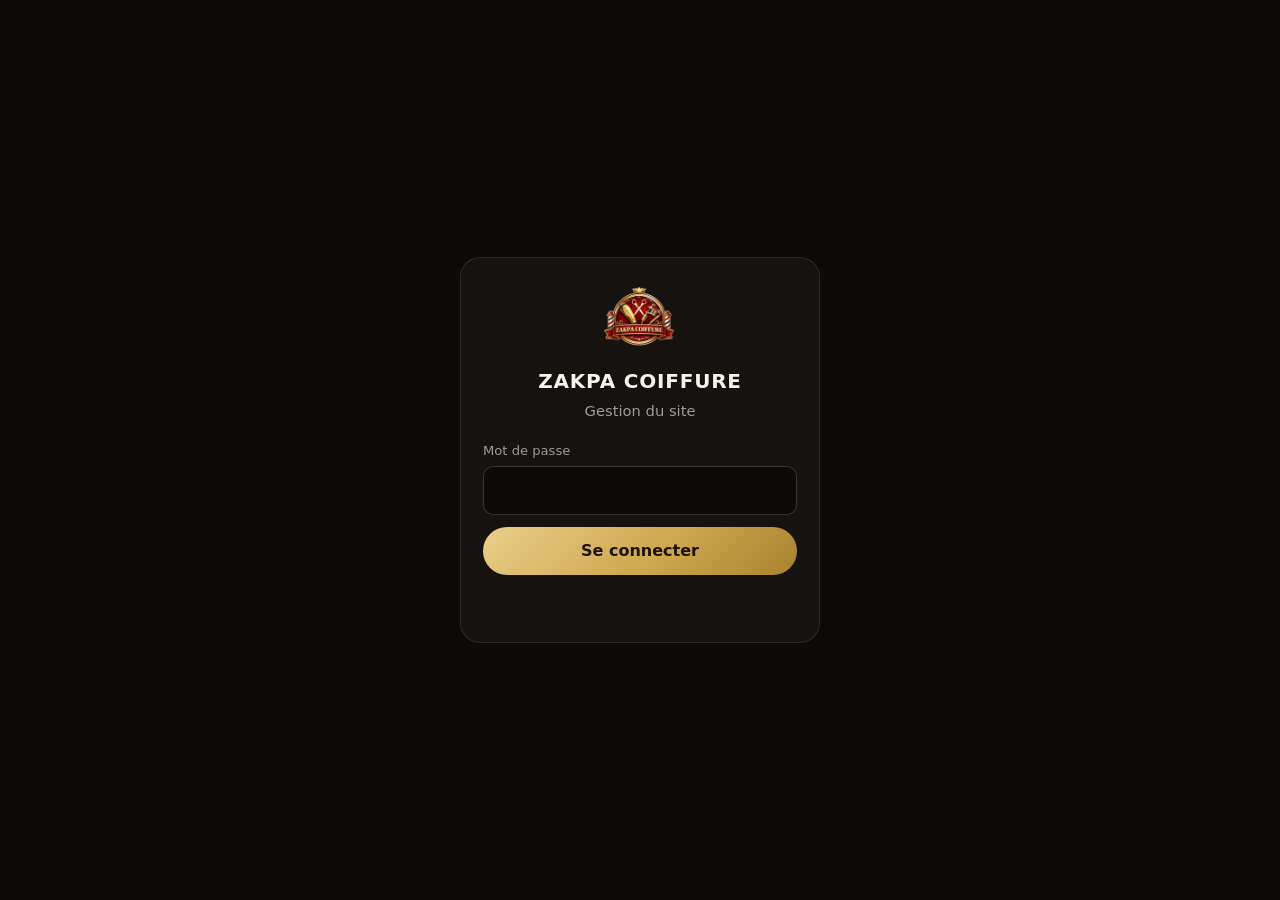
<file: gestion/index.html>
<!doctype html>
<html lang="fr">
<head>
<meta charset="utf-8">
<meta name="viewport" content="width=device-width, initial-scale=1, viewport-fit=cover">
<meta name="robots" content="noindex, nofollow">
<meta name="theme-color" content="#0c0a09">
<title>Gestion du site — ZAKPA COIFFURE</title>
<link rel="icon" href="../assets/img/logo-sm.webp">
<style>
  :root {
    --bg: #0c0a09; --bg-2: #15120f; --surface: #1c1814; --line: rgba(246,241,233,.1); --line-2: rgba(246,241,233,.18);
    --text: #f6f1e9; --muted: rgba(246,241,233,.62); --gold: #cfa84f; --gold-lt: #e6c77d;
    --danger: #e0685a; --ok: #5cc98a; --r: 14px;
    font-family: system-ui, -apple-system, "Segoe UI", Roboto, sans-serif;
  }
  * { box-sizing: border-box; }
  body { margin: 0; background: var(--bg); color: var(--text); font-size: 16px; line-height: 1.45; -webkit-text-size-adjust: 100%; }
  button, input, select, textarea { font: inherit; color: inherit; }
  button { cursor: pointer; }
  [hidden] { display: none !important; }
  .wrap { max-width: 860px; margin: 0 auto; padding: 0 16px; }

  /* Connexion */
  .login { min-height: 100svh; display: grid; place-items: center; padding: 24px 16px; }
  .login form { width: 100%; max-width: 360px; background: var(--bg-2); border: 1px solid var(--line); border-radius: 20px; padding: 28px 22px; text-align: center; }
  .login img { width: 72px; }
  .login h1 { font-size: 1.25rem; margin: 10px 0 4px; letter-spacing: .04em; }
  .login p { color: var(--muted); margin: 0 0 20px; font-size: .92rem; }

  /* Champs & boutons */
  label.champ { display: block; text-align: left; font-size: .82rem; color: var(--muted); margin-bottom: 12px; }
  input[type=text], input[type=password], input[type=url], select, textarea {
    width: 100%; margin-top: 5px; padding: 12px 13px; border-radius: 10px; border: 1px solid var(--line-2);
    background: var(--bg); font-size: 16px; outline: none;
  }
  input:focus, select:focus, textarea:focus { border-color: var(--gold); }
  textarea { min-height: 90px; resize: vertical; }
  .btn { display: inline-flex; align-items: center; justify-content: center; gap: 8px; min-height: 48px; padding: 0 20px;
    border-radius: 999px; border: 1px solid var(--line-2); background: transparent; font-weight: 600; text-decoration: none; }
  .btn--or { background: linear-gradient(135deg, #e9cf8a, #cfa84f 55%, #a8832f); color: #1a140a; border: 0; }
  .btn--plein { width: 100%; }
  .btn--danger { color: var(--danger); border-color: rgba(224,104,90,.4); }
  .btn:disabled { opacity: .5; cursor: wait; }
  .erreur { color: var(--danger); font-size: .9rem; min-height: 1.3em; margin: 10px 0 0; }

  /* En-tête */
  header { position: sticky; top: 0; z-index: 10; background: rgba(12,10,9,.94); backdrop-filter: blur(10px); border-bottom: 1px solid var(--line); }
  .barre { display: flex; align-items: center; gap: 12px; height: 60px; }
  .barre img { width: 40px; }
  .barre strong { flex: 1; font-size: .98rem; letter-spacing: .03em; }
  .barre a, .barre button { font-size: .85rem; color: var(--muted); background: none; border: 0; text-decoration: none; padding: 8px 4px; }
  .onglets { display: flex; gap: 6px; overflow-x: auto; padding-bottom: 10px; scrollbar-width: none; }
  .onglets::-webkit-scrollbar { display: none; }
  .onglets button { flex: none; padding: 9px 15px; border-radius: 999px; border: 1px solid var(--line-2); background: none; font-size: .9rem; white-space: nowrap; }
  .onglets button[aria-selected=true] { background: var(--gold); color: #1a140a; border-color: var(--gold); font-weight: 600; }

  main { padding: 20px 0 120px; }
  h2 { font-size: 1.15rem; margin: 0 0 4px; }
  .aide { color: var(--muted); font-size: .9rem; margin: 0 0 18px; }

  /* Galerie */
  .cats { display: flex; gap: 6px; flex-wrap: wrap; margin-bottom: 16px; }
  .cats button { padding: 8px 13px; border-radius: 999px; border: 1px solid var(--line-2); background: none; font-size: .86rem; }
  .cats button[aria-pressed=true] { border-color: var(--gold); color: var(--gold-lt); background: rgba(207,168,79,.1); }
  .cats small { color: var(--muted); }
  .actions { display: flex; gap: 10px; flex-wrap: wrap; margin-bottom: 18px; }
  .actions .btn { flex: 1 1 160px; }
  .grille { display: grid; grid-template-columns: repeat(auto-fill, minmax(140px, 1fr)); gap: 10px; }
  .vignette { position: relative; aspect-ratio: 4 / 5; border-radius: 12px; overflow: hidden; background: var(--surface); border: 1px solid var(--line); }
  .vignette img { width: 100%; height: 100%; object-fit: cover; display: block; }
  .vignette .attente { position: absolute; inset: 0; display: grid; place-items: center; text-align: center; padding: 10px; font-size: .78rem; color: var(--muted); }
  .vignette .type { position: absolute; left: 8px; top: 8px; background: rgba(0,0,0,.65); font-size: .72rem; padding: 3px 8px; border-radius: 99px; }
  .vignette .suppr { position: absolute; right: 6px; top: 6px; width: 38px; height: 38px; border-radius: 50%; border: 0;
    background: rgba(0,0,0,.7); color: #fff; font-size: 1.15rem; line-height: 1; }
  .vide { color: var(--muted); padding: 30px 0; text-align: center; border: 1px dashed var(--line-2); border-radius: var(--r); }

  /* Cartes */
  .carte { background: var(--bg-2); border: 1px solid var(--line); border-radius: var(--r); padding: 16px; margin-bottom: 12px; }
  .slot { display: flex; gap: 14px; align-items: center; }
  .slot img, .slot .ph { width: 76px; height: 92px; object-fit: cover; border-radius: 10px; background: var(--surface); flex: none; }
  .slot div { flex: 1; min-width: 0; }
  .slot p { margin: 0 0 8px; font-weight: 600; font-size: .95rem; }
  .slot .btn { min-height: 40px; font-size: .88rem; padding: 0 14px; }
  .rang { display: grid; grid-template-columns: 1fr 1fr; gap: 10px; }
  .carte-titre { display: flex; justify-content: space-between; align-items: center; margin-bottom: 10px; font-weight: 600; }
  .carte-titre button { background: none; border: 0; color: var(--danger); font-size: .85rem; padding: 6px; }
  .pied { position: sticky; bottom: 0; padding: 12px 0 calc(12px + env(safe-area-inset-bottom)); background: linear-gradient(transparent, var(--bg) 30%); }

  /* Messages */
  .toast { position: fixed; left: 16px; right: 16px; bottom: calc(18px + env(safe-area-inset-bottom)); z-index: 50; max-width: 480px; margin: 0 auto;
    background: #1f2a22; border: 1px solid rgba(92,201,138,.4); color: var(--text); padding: 14px 16px; border-radius: 14px; box-shadow: 0 10px 30px rgba(0,0,0,.5); font-size: .93rem; }
  .toast.ko { background: #2c1b19; border-color: rgba(224,104,90,.5); }
  .voile { position: fixed; inset: 0; z-index: 40; background: rgba(0,0,0,.7); display: grid; place-items: center; padding: 16px; }
  .voile div { background: var(--bg-2); border: 1px solid var(--line-2); border-radius: 16px; padding: 22px; max-width: 340px; width: 100%; text-align: center; }
  .spin { width: 34px; height: 34px; border-radius: 50%; border: 3px solid var(--line-2); border-top-color: var(--gold); animation: t 1s linear infinite; margin: 0 auto 12px; }
  @keyframes t { to { transform: rotate(360deg); } }
</style>
</head>
<body>

<!-- ─────────── Connexion ─────────── -->
<section class="login" id="ecran-connexion">
  <form id="form-connexion">
    <img src="../assets/img/logo-sm.webp" alt="">
    <h1>ZAKPA COIFFURE</h1>
    <p>Gestion du site</p>
    <label class="champ">Mot de passe
      <input type="password" id="mdp" autocomplete="current-password" required>
    </label>
    <button class="btn btn--or btn--plein" type="submit">Se connecter</button>
    <p class="erreur" id="erreur-connexion" role="alert"></p>
  </form>
</section>

<!-- ─────────── Application ─────────── -->
<div id="appli" hidden>
  <header>
    <div class="wrap">
      <div class="barre">
        <img src="../assets/img/logo-sm.webp" alt="">
        <strong>Gestion du site</strong>
        <a href="../" target="_blank" rel="noopener">Voir le site ↗</a>
        <button type="button" id="deconnexion">Quitter</button>
      </div>
      <nav class="onglets" role="tablist">
        <button role="tab" data-onglet="galerie" aria-selected="true">📷 Réalisations</button>
        <button role="tab" data-onglet="site" aria-selected="false">🖼️ Photos du site</button>
        <button role="tab" data-onglet="equipe" aria-selected="false">👥 Équipe</button>
        <button role="tab" data-onglet="avis" aria-selected="false">⭐ Avis</button>
      </nav>
    </div>
  </header>

  <main class="wrap">
    <section data-panneau="galerie">
      <h2>Réalisations</h2>
      <p class="aide">Choisissez une catégorie, puis ajoutez vos photos ou vidéos. Elles apparaissent sur le site 1 à 2 minutes plus tard.</p>
      <div class="cats" id="cats"></div>
      <div class="actions">
        <button class="btn btn--or" type="button" id="ajout-photos">＋ Photos</button>
        <button class="btn" type="button" id="ajout-video">＋ Vidéo</button>
      </div>
      <input type="file" id="fichier-photos" accept="image/*" multiple hidden>
      <input type="file" id="fichier-video" accept="video/mp4,video/quicktime,video/webm,video/*" hidden>
      <div class="grille" id="grille"></div>
    </section>

    <section data-panneau="site" hidden>
      <h2>Photos du site</h2>
      <p class="aide">Les grandes photos de l'accueil et de la présentation du salon. Les portraits se changent dans l'onglet « Équipe ».</p>
      <div id="slots"></div>
      <input type="file" id="fichier-slot" accept="image/*" hidden>
    </section>

    <section data-panneau="equipe" hidden>
      <h2>Équipe</h2>
      <p class="aide">Ajoutez la photo, le nom et le rôle de chaque personne. Laissez le nom vide pour la cacher sur le site.</p>
      <div id="membres"></div>
      <div class="pied"><button class="btn btn--or btn--plein" type="button" id="enr-equipe">Enregistrer l'équipe</button></div>
    </section>

    <section data-panneau="avis" hidden>
      <h2>Avis clients</h2>
      <p class="aide">Recopiez ici les vrais avis de vos clients (WhatsApp, Google, Facebook…).</p>
      <div id="liste-avis"></div>
      <button class="btn btn--plein" type="button" id="ajout-avis" style="margin-bottom:16px">＋ Ajouter un avis</button>
      <label class="champ">Lien vers vos avis Google (facultatif)
        <input type="url" id="lien-google" placeholder="https://g.page/…" inputmode="url">
      </label>
      <div class="pied"><button class="btn btn--or btn--plein" type="button" id="enr-avis">Enregistrer les avis</button></div>
    </section>
  </main>
</div>

<div class="voile" id="voile" hidden><div><div class="spin"></div><span id="voile-texte">Envoi…</span></div></div>
<div class="toast" id="toast" role="status" hidden></div>

<script>
(() => {
  'use strict'
  const $ = (s, el = document) => el.querySelector(s)
  const API = 'api/'
  let jeton = null
  let etat = null
  let categorie = null
  let slotEnCours = null

  const stock = {
    lire() { try { return sessionStorage.getItem('zakpa-jeton') } catch { return null } },
    ecrire(v) { try { v ? sessionStorage.setItem('zakpa-jeton', v) : sessionStorage.removeItem('zakpa-jeton') } catch {} },
  }

  /* ─────────── Messages ─────────── */
  let minuteur
  function toast(texte, ko = false) {
    const t = $('#toast')
    t.textContent = texte
    t.classList.toggle('ko', ko)
    t.hidden = false
    clearTimeout(minuteur)
    minuteur = setTimeout(() => { t.hidden = true }, ko ? 7000 : 5000)
  }
  function voile(texte) {
    $('#voile').hidden = !texte
    if (texte) $('#voile-texte').textContent = texte
  }
  const PUBLIE = '✓ Enregistré. Le site sera à jour dans 1 à 2 minutes.'

  /* ─────────── API ─────────── */
  async function api(action, corps) {
    const r = await fetch(API + action, {
      method: corps ? 'POST' : 'GET',
      headers: { 'Content-Type': 'application/json', ...(jeton ? { Authorization: 'Bearer ' + jeton } : {}) },
      body: corps ? JSON.stringify(corps) : undefined,
    })
    let d = {}
    try { d = await r.json() } catch {}
    if (r.status === 401 && action !== 'connexion') { deconnecter(); throw new Error(d.erreur || 'Session expirée') }
    if (!r.ok || d.ok === false) throw new Error(d.erreur || 'Erreur ' + r.status)
    return d
  }

  /* ─────────── Connexion ─────────── */
  $('#form-connexion').addEventListener('submit', async (e) => {
    e.preventDefault()
    const bouton = e.target.querySelector('button')
    bouton.disabled = true
    $('#erreur-connexion').textContent = ''
    try {
      const d = await api('connexion', { motDePasse: $('#mdp').value })
      jeton = d.jeton
      stock.ecrire(jeton)
      $('#mdp').value = ''
      await demarrer()
    } catch (err) {
      $('#erreur-connexion').textContent = err.message
    } finally {
      bouton.disabled = false
    }
  })

  function deconnecter() {
    jeton = null
    stock.ecrire(null)
    $('#appli').hidden = true
    $('#ecran-connexion').hidden = false
  }
  $('#deconnexion').addEventListener('click', deconnecter)

  async function demarrer() {
    voile('Chargement…')
    try {
      await recharger()
      $('#ecran-connexion').hidden = true
      $('#appli').hidden = false
    } catch (err) {
      $('#erreur-connexion').textContent = err.message
    } finally {
      voile(null)
    }
  }

  async function recharger() {
    etat = await api('etat')
    if (!categorie) categorie = etat.categories[0].dossier
    afficherGalerie()
    afficherSlots()
    afficherEquipe()
    afficherAvis()
  }

  /* ─────────── Onglets ─────────── */
  document.querySelectorAll('[data-onglet]').forEach((b) => b.addEventListener('click', () => {
    document.querySelectorAll('[data-onglet]').forEach((x) => x.setAttribute('aria-selected', String(x === b)))
    document.querySelectorAll('[data-panneau]').forEach((p) => { p.hidden = p.dataset.panneau !== b.dataset.onglet })
    window.scrollTo(0, 0)
  }))

  /* ─────────── Images : vignette, compression ─────────── */
  function vignette(chemin, texteAttente = 'En ligne dans 1 à 2 min') {
    const img = document.createElement('img')
    img.loading = 'lazy'
    img.alt = ''
    img.src = '../' + chemin
    img.addEventListener('error', () => {
      const d = document.createElement('div')
      d.className = 'attente'
      d.textContent = '⏳ ' + texteAttente
      img.replaceWith(d)
    })
    return img
  }

  async function chargerImage(fichier) {
    try {
      return await createImageBitmap(fichier, { imageOrientation: 'from-image' })
    } catch {
      return await new Promise((ok, ko) => {
        const img = new Image()
        img.onload = () => ok(img)
        img.onerror = () => ko(new Error('Format de photo non lu par ce navigateur : ' + fichier.name))
        img.src = URL.createObjectURL(fichier)
      })
    }
  }

  /* Réduit la photo (1600 px max) et la convertit en JPEG : rapide à charger sur le site. */
  async function compresser(fichier, max = 1600) {
    const img = await chargerImage(fichier)
    const w0 = img.width, h0 = img.height
    const k = Math.min(1, max / Math.max(w0, h0))
    const w = Math.round(w0 * k), h = Math.round(h0 * k)
    const c = document.createElement('canvas')
    c.width = w; c.height = h
    c.getContext('2d').drawImage(img, 0, 0, w, h)
    const blob = await new Promise((ok) => c.toBlob(ok, 'image/jpeg', 0.85))
    return { blob, w, h }
  }

  /* Image d'aperçu d'une vidéo (première seconde). */
  function apercuVideo(fichier) {
    return new Promise((ok) => {
      const v = document.createElement('video')
      v.muted = true; v.playsInline = true; v.preload = 'auto'
      v.src = URL.createObjectURL(fichier)
      const fin = (blob) => { URL.revokeObjectURL(v.src); ok(blob) }
      setTimeout(() => fin(null), 15000)
      v.addEventListener('loadeddata', () => { v.currentTime = Math.min(1, (v.duration || 2) / 3) }, { once: true })
      v.addEventListener('seeked', () => {
        const k = Math.min(1, 1200 / Math.max(v.videoWidth, v.videoHeight))
        const c = document.createElement('canvas')
        c.width = Math.round(v.videoWidth * k); c.height = Math.round(v.videoHeight * k)
        if (!c.width) return fin(null)
        c.getContext('2d').drawImage(v, 0, 0, c.width, c.height)
        c.toBlob(fin, 'image/jpeg', 0.82)
      }, { once: true })
      v.addEventListener('error', () => fin(null), { once: true })
    })
  }

  const enBase64 = (blob) => new Promise((ok, ko) => {
    const r = new FileReader()
    r.onload = () => ok(String(r.result).split(',')[1])
    r.onerror = () => ko(new Error('Lecture du fichier impossible'))
    r.readAsDataURL(blob)
  })
  async function envoyerFichier(blob) {
    return (await api('fichier', { contenu: await enBase64(blob) })).sha
  }
  const nomSans = (n) => n.replace(/\.[^.]+$/, '')

  /* ─────────── Galerie ─────────── */
  function afficherGalerie() {
    const cats = $('#cats')
    cats.replaceChildren(...etat.categories.map((c) => {
      const b = document.createElement('button')
      b.type = 'button'
      b.setAttribute('aria-pressed', String(c.dossier === categorie))
      b.append(c.label + ' ')
      const n = document.createElement('small')
      n.textContent = '(' + (c.photos.length + c.videos.length) + ')'
      b.append(n)
      b.addEventListener('click', () => { categorie = c.dossier; afficherGalerie() })
      return b
    }))

    const c = etat.categories.find((x) => x.dossier === categorie)
    const elements = [
      ...c.videos.map((v) => ({ ...v, video: true })),
      ...c.photos,
    ]
    const grille = $('#grille')
    if (!elements.length) {
      const d = document.createElement('p')
      d.className = 'vide'
      d.textContent = 'Aucune photo dans « ' + c.label + ' » pour le moment.'
      grille.replaceChildren(d)
      grille.style.display = 'block'
      return
    }
    grille.style.display = ''
    grille.replaceChildren(...elements.map((el) => {
      const d = document.createElement('div')
      d.className = 'vignette'
      if (el.video) {
        d.append(el.apercu ? vignette(el.apercu) : Object.assign(document.createElement('div'), { className: 'attente', textContent: '🎬 ' + el.nom }))
        d.append(Object.assign(document.createElement('span'), { className: 'type', textContent: '▶ Vidéo' }))
      } else {
        d.append(vignette(el.chemin))
      }
      const x = document.createElement('button')
      x.type = 'button'
      x.className = 'suppr'
      x.setAttribute('aria-label', 'Supprimer')
      x.textContent = '✕'
      x.addEventListener('click', () => supprimer(el))
      d.append(x)
      return d
    }))
  }

  async function supprimer(el) {
    if (!confirm(el.video ? 'Supprimer cette vidéo du site ?' : 'Supprimer cette photo du site ?')) return
    voile('Suppression…')
    try {
      await api('enregistrer', { suppressions: [el.chemin] })
      await recharger()
      toast(PUBLIE)
    } catch (err) { toast('❌ ' + err.message, true) } finally { voile(null) }
  }

  $('#ajout-photos').addEventListener('click', () => $('#fichier-photos').click())
  $('#ajout-video').addEventListener('click', () => $('#fichier-video').click())

  $('#fichier-photos').addEventListener('change', async (e) => {
    const fichiers = [...e.target.files].slice(0, 20)
    e.target.value = ''
    if (!fichiers.length) return
    const ajouts = []
    try {
      for (const [i, f] of fichiers.entries()) {
        voile(`Envoi de la photo ${i + 1} sur ${fichiers.length}…`)
        const { blob } = await compresser(f)
        ajouts.push({ genre: 'photos', dossier: categorie, nom: nomSans(f.name) + '.jpg', sha: await envoyerFichier(blob) })
      }
      voile('Publication…')
      await api('enregistrer', { ajouts })
      await recharger()
      toast(PUBLIE)
    } catch (err) { toast('❌ ' + err.message, true) } finally { voile(null) }
  })

  $('#fichier-video').addEventListener('change', async (e) => {
    const f = e.target.files[0]
    e.target.value = ''
    if (!f) return
    if (f.size > 4 * 1024 * 1024) {
      toast(`❌ Vidéo trop lourde (${(f.size / 1048576).toFixed(1)} Mo). Maximum 4 Mo : raccourcissez-la ou envoyez-la par WhatsApp à votre webmaster.`, true)
      return
    }
    try {
      voile('Préparation de l\'aperçu…')
      const apercu = await apercuVideo(f)
      voile('Envoi de la vidéo…')
      const sha = await envoyerFichier(f)
      const apercuSha = apercu ? await envoyerFichier(apercu) : null
      voile('Publication…')
      const ext = (f.name.match(/\.(mp4|webm|mov|m4v)$/i)?.[0] || '.mp4').toLowerCase()
      await api('enregistrer', { ajouts: [{ genre: 'videos', dossier: categorie, nom: nomSans(f.name) + ext, sha, apercuSha }] })
      await recharger()
      toast(PUBLIE)
    } catch (err) { toast('❌ ' + err.message, true) } finally { voile(null) }
  })

  /* ─────────── Photos du site ─────────── */
  function afficherSlots() {
    $('#slots').replaceChildren(...etat.site.filter((s) => !s.id.startsWith('team-')).map((s) => {
      const carte = document.createElement('div')
      carte.className = 'carte slot'
      if (s.chemin && !s.parDefaut) carte.append(vignette(s.chemin, 'Bientôt'))
      else carte.append(Object.assign(document.createElement('div'), { className: 'ph' }))
      const d = document.createElement('div')
      d.append(Object.assign(document.createElement('p'), { textContent: s.label }))
      const b = document.createElement('button')
      b.type = 'button'
      b.className = 'btn'
      b.textContent = s.parDefaut ? 'Ajouter une photo' : 'Changer la photo'
      b.addEventListener('click', () => { slotEnCours = s.id; $('#fichier-slot').click() })
      d.append(b)
      carte.append(d)
      return carte
    }))
  }

  $('#fichier-slot').addEventListener('change', async (e) => {
    const f = e.target.files[0]
    e.target.value = ''
    if (!f || !slotEnCours) return
    try {
      voile('Envoi de la photo…')
      const { blob, w, h } = await compresser(f, 1400)
      const sha = await envoyerFichier(blob)
      voile('Publication…')
      const demande = { images: [{ slot: slotEnCours, sha, w, h }] }
      if (slotEnCours.startsWith('team-')) demande.equipe = [...$('#membres').children].map((c) => c.lire())
      await api('enregistrer', demande)
      await recharger()
      toast(PUBLIE)
    } catch (err) { toast('❌ ' + err.message, true) } finally { voile(null) }
  })

  /* ─────────── Équipe ─────────── */
  function champ(libelle, valeur, attrs = {}) {
    const l = document.createElement('label')
    l.className = 'champ'
    l.append(libelle)
    const i = document.createElement(attrs.textarea ? 'textarea' : 'input')
    if (!attrs.textarea) i.type = 'text'
    i.value = valeur ?? ''
    if (attrs.max) i.maxLength = attrs.max
    if (attrs.placeholder) i.placeholder = attrs.placeholder
    l.append(i)
    return { l, i }
  }

  function afficherEquipe() {
    $('#membres').replaceChildren(...etat.equipe.map((m, n) => {
      const carte = document.createElement('div')
      carte.className = 'carte'
      carte.append(Object.assign(document.createElement('div'), { className: 'carte-titre', textContent: 'Personne ' + (n + 1) }))
      const slot = etat.site.find((x) => x.id === 'team-' + (n + 1))
      if (slot) {
        const ligne = document.createElement('div')
        ligne.className = 'slot'
        ligne.style.marginBottom = '14px'
        ligne.append(slot.chemin && !slot.parDefaut ? vignette(slot.chemin, 'Bientôt') : Object.assign(document.createElement('div'), { className: 'ph' }))
        const b = document.createElement('button')
        b.type = 'button'
        b.className = 'btn'
        b.textContent = slot.parDefaut ? '📷 Ajouter sa photo' : '📷 Changer sa photo'
        b.addEventListener('click', () => { slotEnCours = slot.id; $('#fichier-slot').click() })
        const d = document.createElement('div')
        d.append(b)
        ligne.append(d)
        carte.append(ligne)
      }
      const nom = champ('Nom', m.nom === 'À compléter' ? '' : m.nom, { max: 60, placeholder: 'ex. Daniel' })
      const role = champ('Rôle', m.role, { max: 80, placeholder: 'ex. Coiffeur, barbier' })
      const rang = document.createElement('div')
      rang.className = 'rang'
      rang.append(nom.l, role.l)
      carte.append(rang)
      carte.lire = () => ({ nom: nom.i.value, role: role.i.value })
      return carte
    }))
  }

  $('#enr-equipe').addEventListener('click', async () => {
    const equipe = [...$('#membres').children].map((c) => c.lire())
    voile('Enregistrement…')
    try {
      const d = await api('enregistrer', { equipe })
      await recharger()
      toast(d.rien ? 'Aucun changement.' : PUBLIE)
    } catch (err) { toast('❌ ' + err.message, true) } finally { voile(null) }
  })

  /* ─────────── Avis ─────────── */
  function carteAvis(a = { note: 5, texte: '', nom: '', prestation: '' }) {
    const carte = document.createElement('div')
    carte.className = 'carte'
    const titre = document.createElement('div')
    titre.className = 'carte-titre'
    const note = document.createElement('select')
    note.setAttribute('aria-label', 'Note')
    note.style.cssText = 'width:auto;margin:0'
    for (let i = 5; i >= 1; i -= 1) note.append(new Option('★'.repeat(i) + '☆'.repeat(5 - i), i, false, i === a.note))
    const x = document.createElement('button')
    x.type = 'button'
    x.textContent = 'Retirer'
    x.addEventListener('click', () => { if (confirm('Retirer cet avis ?')) carte.remove() })
    titre.append(note, x)
    const texte = champ('Avis du client', a.texte, { textarea: true, max: 400 })
    const nom = champ('Prénom', a.nom, { max: 40, placeholder: 'ex. Awa K.' })
    const prest = champ('Prestation', a.prestation, { max: 60, placeholder: 'ex. Tresses' })
    const rang = document.createElement('div')
    rang.className = 'rang'
    rang.append(nom.l, prest.l)
    carte.append(titre, texte.l, rang)
    carte.lire = () => ({ note: Number(note.value), texte: texte.i.value, nom: nom.i.value, prestation: prest.i.value })
    return carte
  }

  function afficherAvis() {
    $('#liste-avis').replaceChildren(...etat.avis.map(carteAvis))
    $('#lien-google').value = etat.avisGoogle || ''
  }
  $('#ajout-avis').addEventListener('click', () => {
    const c = carteAvis()
    $('#liste-avis').append(c)
    c.querySelector('textarea').focus()
  })

  $('#enr-avis').addEventListener('click', async () => {
    const avis = [...$('#liste-avis').children].map((c) => c.lire())
    voile('Enregistrement…')
    try {
      const d = await api('enregistrer', { avis, avisGoogle: $('#lien-google').value.trim() })
      await recharger()
      toast(d.rien ? 'Aucun changement.' : PUBLIE)
    } catch (err) { toast('❌ ' + err.message, true) } finally { voile(null) }
  })

  /* ─────────── Démarrage ─────────── */
  jeton = stock.lire()
  if (jeton) demarrer()
})()
</script>
</body>
</html>
</file>
<file: assets/css/styles.css>
/* ==========================================================================
   ZAKPA COIFFURE — feuille de styles (refonte novembre 2026)
   Thème : noir chaud + or, typographie éditoriale, photos mises en avant.
   Ancienne version conservée : assets/css/styles.avant-redesign.css
   ========================================================================== */

/* ─────────────────────────── 1. RÉGLAGES ─────────────────────────── */
:root {
  --bg:        #0c0a09;
  --bg-alt:    #12100e;
  --surface:   #181512;
  --surface-2: #211d19;

  --text:  #f6f1e9;
  --muted: #a89f92;
  --dim:   #756d62;

  --gold:    #cfa84f;
  --gold-lt: #ecd391;
  --gold-dk: #a8842f;
  --gold-grad: linear-gradient(135deg, #f0d89a 0%, #cfa84f 45%, #a8842f 100%);

  --line:      rgba(246, 241, 233, .09);
  --line-2:    rgba(246, 241, 233, .16);
  --line-gold: rgba(207, 168, 79, .35);

  --ok:  #86d4a5;
  --off: #d98a7a;

  --radius:    22px;
  --radius-sm: 14px;

  --shadow:    0 40px 80px -30px rgba(0, 0, 0, .9);
  --shadow-sm: 0 16px 36px -18px rgba(0, 0, 0, .8);

  --maxw: 1240px;
  --gutter: clamp(1.1rem, 4vw, 2.5rem);
  --header-h: 76px;

  --serif: 'Cormorant Garamond', 'Playfair Display', Georgia, serif;
  --sans:  'Manrope', -apple-system, BlinkMacSystemFont, 'Segoe UI', Roboto, Helvetica, Arial, sans-serif;

  --ease: cubic-bezier(.22, .61, .36, 1);
}

/* ─────────────────────────── 2. BASE ─────────────────────────── */
*, *::before, *::after { box-sizing: border-box; }

html {
  scroll-behavior: smooth;
  scroll-padding-top: calc(var(--header-h) + 12px);
  -webkit-text-size-adjust: 100%;
}

body {
  margin: 0;
  background: var(--bg);
  color: var(--text);
  font-family: var(--sans);
  font-size: 1rem;
  line-height: 1.7;
  overflow-x: hidden;
  -webkit-font-smoothing: antialiased;
}
body.no-scroll { overflow: hidden; }

img, svg, video { max-width: 100%; }
img { height: auto; display: block; }

h1, h2, h3, h4 {
  font-family: var(--serif);
  font-weight: 600;
  line-height: 1.05;
  letter-spacing: -.01em;
  margin: 0 0 .5em;
}
h1 { font-size: clamp(2.9rem, 5.6vw, 5rem); font-weight: 500; }
h2 { font-size: clamp(2.3rem, 4.6vw, 3.7rem); font-weight: 500; }
h3 { font-size: 1.55rem; }
h4 { font-size: 1.3rem; }
h1 em, h2 em {
  font-style: italic;
  background: var(--gold-grad);
  -webkit-background-clip: text;
  background-clip: text;
  color: transparent;
  padding-right: .06em;
}

p { margin: 0 0 1em; }
a { color: inherit; text-decoration: none; }
ul { list-style: none; margin: 0; padding: 0; }
address { font-style: normal; }
button { font: inherit; color: inherit; cursor: pointer; }

:focus-visible { outline: 2px solid var(--gold); outline-offset: 3px; border-radius: 6px; }
::selection { background: var(--gold); color: #000; }

.sprite { position: absolute; width: 0; height: 0; overflow: hidden; }

.skip-link {
  position: absolute; left: 1rem; top: -100px; z-index: 200;
  background: var(--gold); color: #000; padding: .7rem 1rem; border-radius: 10px; font-weight: 700;
}
.skip-link:focus { top: 1rem; }

/* ─────────────────────────── 3. UTILITAIRES ─────────────────────────── */
.container { width: 100%; max-width: var(--maxw); margin-inline: auto; padding-inline: var(--gutter); }

.section { padding-block: clamp(5rem, 11vw, 8.5rem); position: relative; }
.section--alt { background: var(--bg-alt); border-block: 1px solid var(--line); }

.section__head { max-width: 760px; margin: 0 auto clamp(2.8rem, 6vw, 4rem); text-align: center; }
.section__lede { color: var(--muted); font-size: 1.06rem; max-width: 620px; margin-inline: auto; }

.eyebrow {
  display: inline-flex; align-items: center; gap: .7rem;
  font-size: .74rem; font-weight: 700; letter-spacing: .28em; text-transform: uppercase;
  color: var(--gold); margin-bottom: 1.3rem;
}
.eyebrow::before { content: ''; width: 34px; height: 1px; background: var(--gold); }
.eyebrow--center::after { content: ''; width: 34px; height: 1px; background: var(--gold); }
.eyebrow__dot {
  width: 7px; height: 7px; border-radius: 50%; background: var(--ok);
  box-shadow: 0 0 0 4px rgba(134, 212, 165, .18);
}
.hero .eyebrow::before { display: none; }

.grid { display: grid; gap: clamp(1rem, 2.2vw, 1.5rem); }

/* ─────────────────────────── 4. BOUTONS ─────────────────────────── */
.btn {
  display: inline-flex; align-items: center; justify-content: center; gap: .6rem;
  min-height: 50px; padding: .8rem 1.6rem; border-radius: 999px;
  font-weight: 700; font-size: .95rem; letter-spacing: .01em; white-space: nowrap;
  border: 1px solid transparent;
  transition: transform .25s var(--ease), box-shadow .25s var(--ease), background .25s, color .25s, border-color .25s;
}
.btn:hover { transform: translateY(-2px); }
.btn__icon { width: 18px; height: 18px; flex: none; }

.btn--gold { background: var(--gold-grad); color: #1a1408; box-shadow: 0 14px 34px -14px rgba(207, 168, 79, .7); }
.btn--gold:hover { box-shadow: 0 18px 42px -12px rgba(207, 168, 79, .85); }
.btn--outline { border-color: var(--line-2); color: var(--text); background: rgba(255, 255, 255, .02); }
.btn--outline:hover { border-color: var(--gold); color: var(--gold-lt); }
.btn--ghost { color: var(--gold-lt); border-color: var(--line-gold); }
.btn--ghost:hover { background: rgba(207, 168, 79, .08); }
.btn--sm { min-height: 42px; padding: .55rem 1.15rem; font-size: .86rem; }
.btn--lg { min-height: 58px; padding: 1rem 2rem; font-size: 1rem; }

.link-arrow {
  display: inline-flex; align-items: center; gap: .4rem;
  font-size: .86rem; font-weight: 700; color: var(--gold-lt);
}
.link-arrow svg { width: 16px; height: 16px; transition: transform .25s var(--ease); }
.link-arrow:hover svg { transform: translateX(4px); }

/* ─────────────────────────── 5. EN-TÊTE ─────────────────────────── */
.site-header {
  position: fixed; inset: 0 0 auto; z-index: 100; height: var(--header-h);
  transition: background .3s, border-color .3s, backdrop-filter .3s;
  border-bottom: 1px solid transparent;
}
/* Le flou est posé sur une couche à part : posé sur l'en-tête lui-même,
   il « enfermerait » le menu mobile (position: fixed) dans la barre du haut. */
.site-header::before {
  content: ''; position: absolute; inset: 0; z-index: -1; pointer-events: none;
  background: transparent; transition: background .3s;
}
.site-header.is-scrolled { border-bottom-color: var(--line); }
.site-header.is-scrolled::before {
  background: rgba(12, 10, 9, .82);
  backdrop-filter: blur(16px) saturate(140%);
  -webkit-backdrop-filter: blur(16px) saturate(140%);
}
.header__inner { height: 100%; display: flex; align-items: center; justify-content: space-between; gap: 1.5rem; }

.brand { display: inline-flex; align-items: center; gap: .75rem; }
.brand__mark { width: 50px; height: auto; }
.brand__text { display: flex; flex-direction: column; line-height: 1.15; }
.brand__text strong { font-family: var(--serif); font-size: 1.35rem; font-weight: 700; letter-spacing: .06em; }
.brand__text small { font-size: .62rem; letter-spacing: .26em; text-transform: uppercase; color: var(--muted); }

.nav { display: flex; align-items: center; gap: 2rem; }
.nav ul { display: flex; gap: 1.8rem; }
.nav ul a {
  position: relative; font-size: .9rem; font-weight: 500; color: rgba(246, 241, 233, .78);
  padding-block: .4rem; transition: color .2s;
}
.nav ul a::after {
  content: ''; position: absolute; left: 0; right: 0; bottom: -2px; height: 1px;
  background: var(--gold); transform: scaleX(0); transform-origin: left; transition: transform .3s var(--ease);
}
.nav ul a:hover, .nav ul a.is-current { color: var(--text); }
.nav ul a:hover::after, .nav ul a.is-current::after { transform: scaleX(1); }

.nav-toggle {
  display: none; width: 46px; height: 46px; border-radius: 50%;
  border: 1px solid var(--line-2); background: rgba(255, 255, 255, .03);
  align-items: center; justify-content: center;
}
.nav-toggle svg { width: 22px; height: 22px; }

/* ─────────────────────────── 6. ACCUEIL ─────────────────────────── */
.hero {
  position: relative; overflow: hidden;
  min-height: min(100vh, 900px); min-height: min(100svh, 900px);
  display: flex; align-items: center;
  padding: calc(var(--header-h) + 3rem) 0 4.5rem;
}
.hero__glow {
  position: absolute; inset: 0; pointer-events: none;
  background:
    radial-gradient(60% 55% at 78% 40%, rgba(207, 168, 79, .16), transparent 70%),
    radial-gradient(40% 40% at 8% 90%, rgba(207, 168, 79, .07), transparent 70%);
}
.hero::after {
  content: ''; position: absolute; inset: 0; pointer-events: none; opacity: .5;
  background-image: linear-gradient(var(--line) 1px, transparent 1px), linear-gradient(90deg, var(--line) 1px, transparent 1px);
  background-size: 120px 120px;
  mask-image: radial-gradient(70% 60% at 50% 40%, #000, transparent 80%);
  -webkit-mask-image: radial-gradient(70% 60% at 50% 40%, #000, transparent 80%);
}
.hero__inner {
  position: relative; z-index: 1;
  display: grid; grid-template-columns: 1.08fr .92fr; align-items: center; gap: clamp(2.5rem, 6vw, 5rem);
}
.hero__text .lede { font-size: 1.12rem; color: var(--muted); max-width: 540px; margin-bottom: 2.2rem; }
.hero__cta { display: flex; flex-wrap: wrap; gap: .9rem; margin-bottom: 2.4rem; }
.hero__trust { display: flex; flex-wrap: wrap; gap: .6rem 1.6rem; padding-top: 1.8rem; border-top: 1px solid var(--line); }
.hero__trust li { display: inline-flex; align-items: center; gap: .5rem; font-size: .88rem; color: rgba(246, 241, 233, .8); }
.hero__trust svg { width: 16px; height: 16px; color: var(--gold); }

.hero__media { position: relative; padding: 0 0 3rem 3rem; }
.hero__figure { margin: 0; overflow: hidden; background: var(--surface); }
.hero__figure img { width: 100%; height: 100%; object-fit: cover; }
.hero__figure--main {
  aspect-ratio: 4 / 5; border-radius: 999px 999px var(--radius) var(--radius);
  box-shadow: var(--shadow); border: 1px solid var(--line-gold);
}
.hero__figure--main::after {
  content: ''; position: absolute; inset: 0; pointer-events: none;
}
.hero__figure--sub {
  position: absolute; left: 0; bottom: 0; width: 44%; aspect-ratio: 1;
  border-radius: 50%; border: 6px solid var(--bg);
  box-shadow: 0 0 0 1px var(--line-gold), var(--shadow);
}
.hero__badges {
  position: absolute; right: -1rem; bottom: 1.2rem;
  display: flex; flex-direction: column; gap: .6rem;
}
.hero__badge {
  display: grid; grid-template-columns: auto 1fr; grid-template-rows: auto auto; column-gap: .75rem; align-items: center;
  padding: .75rem 1.1rem .75rem .8rem; border-radius: 16px;
  background: rgba(24, 21, 18, .78); backdrop-filter: blur(14px); -webkit-backdrop-filter: blur(14px);
  border: 1px solid var(--line-2); box-shadow: var(--shadow-sm);
  transition: transform .25s var(--ease), border-color .25s;
}
.hero__badge:hover { transform: translateX(-4px); border-color: var(--line-gold); }
.hero__badge-stars {
  grid-row: span 2; width: 38px; height: 38px; border-radius: 50%;
  display: grid; place-items: center; background: var(--gold-grad); color: #1a1408;
}
.hero__badge-stars svg { width: 19px; height: 19px; }
.hero__badge strong { font-size: .98rem; line-height: 1.2; }
.hero__badge small { font-size: .74rem; color: var(--muted); line-height: 1.2; }

/* Bandeau défilant des prestations */
.ticker {
  overflow: hidden; border-block: 1px solid var(--line); background: var(--bg-alt);
  padding-block: 1.1rem;
}
.ticker__track {
  display: flex; gap: 2.6rem; width: max-content; padding-left: 2.6rem;
  animation: ticker 38s linear infinite;
}
.ticker__track span {
  display: inline-flex; align-items: center; gap: 2.6rem;
  font-family: var(--serif); font-size: clamp(1.25rem, 2.4vw, 1.7rem); font-style: italic; white-space: nowrap;
  color: rgba(246, 241, 233, .85);
}
.ticker__track span::after { content: '✦'; font-style: normal; font-size: .8em; color: var(--gold); }
@keyframes ticker { to { transform: translateX(-50%); } }

/* ─────────────────────────── 7. SERVICES ─────────────────────────── */
.grid--services { grid-template-columns: repeat(3, 1fr); counter-reset: svc; }

.card {
  position: relative; border-radius: var(--radius);
  background: linear-gradient(180deg, var(--surface) 0%, rgba(24, 21, 18, .55) 100%);
  border: 1px solid var(--line);
  transition: transform .35s var(--ease), border-color .35s, background .35s;
}
.service { display: flex; flex-direction: column; padding: 2rem 1.8rem 1.6rem; counter-increment: svc; overflow: hidden; }
.service::before {
  content: counter(svc, decimal-leading-zero);
  position: absolute; top: 1.4rem; right: 1.6rem;
  font-family: var(--serif); font-size: 1.1rem; font-style: italic; color: var(--dim);
}
.service::after {
  content: ''; position: absolute; left: 0; right: 0; top: 0; height: 2px;
  background: var(--gold-grad); transform: scaleX(0); transform-origin: left; transition: transform .45s var(--ease);
}
.service:hover { transform: translateY(-4px); border-color: var(--line-gold); }
.service:hover::after { transform: scaleX(1); }

.service__icon {
  width: 54px; height: 54px; border-radius: 50%; margin-bottom: 1.4rem;
  display: grid; place-items: center; color: var(--gold-lt);
  border: 1px solid var(--line-gold); background: rgba(207, 168, 79, .07);
}
.service__icon svg { width: 25px; height: 25px; }
.service h3 { margin-bottom: .45rem; }
.service p { color: var(--muted); font-size: .94rem; flex: 1; }
.service__foot {
  display: flex; align-items: center; justify-content: space-between; gap: 1rem;
  padding-top: 1.1rem; margin-top: .6rem; border-top: 1px solid var(--line);
}
.service__price { font-family: var(--serif); font-size: 1.15rem; font-weight: 600; color: var(--text); line-height: 1.2; }
.service__price small {
  display: block; margin-bottom: .15rem;
  font-family: var(--sans); font-size: .68rem; font-weight: 700; letter-spacing: .14em; text-transform: uppercase; color: var(--muted);
}

.service--cta {
  grid-column: 1 / -1; flex-direction: row; align-items: center; justify-content: space-between; gap: 2rem;
  padding: clamp(1.8rem, 4vw, 2.6rem) clamp(1.6rem, 4vw, 3rem);
  background:
    radial-gradient(80% 140% at 100% 0%, rgba(207, 168, 79, .22), transparent 60%),
    var(--surface);
  border-color: var(--line-gold); counter-increment: none;
}
.service--cta::before { display: none; }
.service--cta h3 { font-size: clamp(1.6rem, 3vw, 2.1rem); }
.service--cta p { margin: 0; max-width: 620px; }
.service--cta:hover { transform: none; }

/* ─────────────────────────── 8. RÉALISATIONS ─────────────────────────── */
.gallery__filters { display: flex; flex-wrap: wrap; justify-content: center; gap: .55rem; margin-bottom: 2.4rem; }
.chip {
  padding: .55rem 1.15rem; border-radius: 999px; font-size: .86rem; font-weight: 600;
  border: 1px solid var(--line-2); background: transparent; color: rgba(246, 241, 233, .78);
  transition: background .2s, color .2s, border-color .2s;
}
.chip[hidden] { display: none; }
.chip:hover { border-color: var(--gold); color: var(--text); }
.chip.is-active { background: var(--gold-grad); border-color: transparent; color: #1a1408; }

.gallery { display: grid; grid-template-columns: repeat(4, 1fr); gap: 1rem; }
.gallery__item.is-extra { display: none; }
.gallery__more { display: flex; justify-content: center; margin-top: 2rem; }
.gallery__more[hidden] { display: none; }
.gallery__item {
  position: relative; display: block; width: 100%; padding: 0; margin: 0;
  border: 1px solid var(--line); border-radius: var(--radius-sm); overflow: hidden; background: var(--surface);
  text-align: left; aspect-ratio: 4 / 5;
}
.gallery__item.is-hidden { display: none; }
.gallery__item img, .gallery__item video { width: 100%; height: 100%; object-fit: cover; transition: transform .7s var(--ease), filter .4s; }
.gallery__item::after {
  content: ''; position: absolute; inset: 0; pointer-events: none;
  background: linear-gradient(180deg, transparent 60%, rgba(0, 0, 0, .78));
  transition: opacity .35s;
}
.gallery__item:hover img, .gallery__item:hover video { transform: scale(1.05); }
.gallery__cap {
  position: absolute; left: 1.1rem; right: 3.8rem; bottom: 1rem; z-index: 1;
  font-family: var(--serif); font-size: 1.25rem; font-weight: 600; line-height: 1.2;
  text-shadow: 0 1px 8px rgba(0, 0, 0, .6);
}
.gallery__item:hover { border-color: var(--line-gold); }
.gallery__zoom, .gallery__play {
  position: absolute; z-index: 1; display: grid; place-items: center; border-radius: 50%;
}
.gallery__zoom {
  right: .8rem; bottom: .8rem; width: 40px; height: 40px;
  background: rgba(255, 255, 255, .14); backdrop-filter: blur(8px); -webkit-backdrop-filter: blur(8px);
  opacity: 0; transition: opacity .35s;
}
.gallery__item:hover .gallery__zoom { opacity: 1; }
.gallery__zoom svg { width: 19px; height: 19px; }
.gallery__play {
  left: 50%; top: 50%; width: 66px; height: 66px; transform: translate(-50%, -50%);
  background: var(--gold-grad); color: #1a1408; box-shadow: 0 0 0 10px rgba(207, 168, 79, .2);
}
.gallery__play svg { width: 26px; height: 26px; margin-left: 3px; }
.gallery__note { text-align: center; color: var(--muted); margin: 2.2rem 0 0; }
.gallery__note a { color: var(--gold-lt); font-weight: 700; border-bottom: 1px solid var(--line-gold); }

/* ─────────────────────────── 9. LE SALON / ÉQUIPE ─────────────────────────── */
.about { display: grid; grid-template-columns: .9fr 1.1fr; gap: clamp(2.5rem, 6vw, 5.5rem); align-items: center; }
.about__media {
  margin: 0; position: relative; aspect-ratio: 4 / 5; overflow: hidden;
  border-radius: 999px 999px var(--radius) var(--radius); border: 1px solid var(--line-gold);
  box-shadow: var(--shadow);
}
.about__media img { width: 100%; height: 100%; object-fit: cover; }
.about__text > p:not(.eyebrow) { color: var(--muted); font-size: 1.04rem; }
.about__list { display: grid; gap: .8rem; margin-top: 1.8rem; }
.about__list li {
  display: flex; align-items: center; gap: .85rem; font-weight: 500;
  padding: .9rem 1.1rem; border-radius: var(--radius-sm); background: var(--surface); border: 1px solid var(--line);
}
.about__list svg {
  width: 28px; height: 28px; padding: 6px; flex: none; border-radius: 50%;
  background: rgba(207, 168, 79, .12); color: var(--gold-lt);
}

.team__title { text-align: center; font-size: clamp(2rem, 4vw, 2.8rem); font-weight: 500; margin: clamp(4.5rem, 9vw, 6.5rem) 0 2.5rem; }
.grid--team { grid-template-columns: repeat(auto-fit, minmax(220px, 280px)); justify-content: center; }
.member { text-align: center; }
.member[hidden] { display: none; }
.member__photo {
  aspect-ratio: 4 / 5; overflow: hidden; border-radius: var(--radius); margin-bottom: 1.1rem;
  border: 1px solid var(--line); background: var(--surface);
}
.member__photo img { width: 100%; height: 100%; object-fit: cover; transition: transform .7s var(--ease); }
.member:hover .member__photo img { transform: scale(1.04); }
.member h4 { margin-bottom: .2rem; font-size: 1.5rem; }
.member__role { color: var(--gold); font-size: .8rem; font-weight: 700; letter-spacing: .14em; text-transform: uppercase; }

/* ─────────────────────────── 10. AVIS ─────────────────────────── */
.grid--reviews { grid-template-columns: repeat(auto-fit, minmax(280px, 1fr)); }
.review {
  position: relative; margin: 0; display: flex; flex-direction: column; gap: 1.1rem;
  padding: 2.2rem 2rem 1.8rem; border-radius: var(--radius);
  background: var(--surface); border: 1px solid var(--line);
}
.review::before {
  content: '“'; position: absolute; top: .4rem; right: 1.4rem;
  font-family: var(--serif); font-size: 6rem; line-height: 1; color: rgba(207, 168, 79, .22);
}
.review__stars { display: flex; gap: 3px; color: var(--gold); }
.review__stars svg { width: 17px; height: 17px; }
.review blockquote { margin: 0; flex: 1; font-family: var(--serif); font-size: 1.32rem; line-height: 1.4; font-style: italic; }
.review figcaption { display: flex; flex-direction: column; padding-top: 1rem; border-top: 1px solid var(--line); }
.review figcaption strong { font-size: .95rem; }
.review figcaption span { font-size: .8rem; color: var(--muted); }
.reviews__more { display: flex; flex-wrap: wrap; justify-content: center; gap: .8rem; margin: 2.6rem 0 0; }

/* ─────────────────────────── 11. HORAIRES & ACCÈS ─────────────────────────── */
.infos { display: grid; grid-template-columns: 1fr 1fr 1.15fr; gap: clamp(1rem, 2.2vw, 1.5rem); }
.infos__card {
  display: flex; flex-direction: column; gap: 1rem;
  padding: 2rem 1.8rem; border-radius: var(--radius); background: var(--surface); border: 1px solid var(--line);
}
.infos__card h3 { display: flex; align-items: center; gap: .65rem; font-size: 1.5rem; margin: 0; }
.infos__card h3 svg { width: 22px; height: 22px; color: var(--gold); }
.infos__hint { color: var(--dim); font-size: .84rem; margin: 0; }

.status {
  align-self: flex-start; display: inline-flex; align-items: center; gap: .5rem; margin: 0;
  padding: .35rem .85rem; border-radius: 999px; font-size: .82rem; font-weight: 700;
}
.status:empty { display: none; }
.status::before { content: ''; width: 8px; height: 8px; border-radius: 50%; background: currentColor; }
.status.is-open { color: var(--ok); background: rgba(134, 212, 165, .1); }
.status.is-closed { color: var(--off); background: rgba(217, 138, 122, .1); }

.hours li {
  display: flex; justify-content: space-between; gap: 1rem;
  padding: .7rem .2rem; border-bottom: 1px dashed var(--line-2); font-size: .94rem;
}
.hours li span:last-child { color: var(--muted); font-variant-numeric: tabular-nums; }
.hours li.is-today { color: var(--gold-lt); font-weight: 700; }
.hours li.is-today span:last-child { color: var(--gold-lt); }
.hours li small { display: block; font-size: .78rem; font-weight: 500; color: var(--muted); }

.address { color: var(--muted); line-height: 1.7; }
.address strong { color: var(--text); }
.contact-list { display: grid; gap: .3rem; }
.contact-list a {
  display: flex; align-items: center; gap: .75rem; padding: .5rem 0; font-size: .95rem; transition: color .2s;
}
.contact-list a:hover { color: var(--gold-lt); }
.contact-list svg { width: 18px; height: 18px; color: var(--gold); flex: none; }
.infos__card .btn { align-self: flex-start; margin-top: auto; }

.map { flex: 1; min-height: 260px; border-radius: var(--radius-sm); overflow: hidden; background: var(--bg-alt); border: 1px solid var(--line); }
.map iframe { width: 100%; height: 100%; min-height: 260px; border: 0; filter: grayscale(.4) contrast(1.05); }
.map { position: relative; }
.map__open {
  position: absolute; inset: 0; z-index: 2; display: flex; align-items: flex-end; justify-content: center; padding: 1rem;
  background: linear-gradient(transparent 60%, rgba(10, 9, 8, .55));
}
.map__open span {
  display: inline-flex; align-items: center; gap: .5rem; padding: .6rem 1.1rem; border-radius: 999px;
  background: var(--gold-grad); color: #1a1408; font-weight: 700; font-size: .88rem; box-shadow: var(--shadow-sm);
  transition: transform .25s var(--ease);
}
.map__open svg { width: 16px; height: 16px; }
.map__open:hover span { transform: translateY(-2px); }
.map__placeholder {
  height: 100%; min-height: 260px; display: flex; flex-direction: column; align-items: center; justify-content: center;
  gap: .8rem; padding: 1.5rem; text-align: center;
  background: radial-gradient(60% 60% at 50% 40%, rgba(207, 168, 79, .1), transparent 70%);
}
.map__placeholder > svg { width: 34px; height: 34px; color: var(--gold); }
.map__placeholder p { margin: 0; font-weight: 600; }
.map__placeholder small { color: var(--dim); font-size: .76rem; max-width: 260px; }

/* ─────────────────────────── 12. CTA FINAL ─────────────────────────── */
.cta-final { position: relative; overflow: hidden; padding-block: clamp(5rem, 11vw, 8rem); text-align: center; border-top: 1px solid var(--line); }
.cta-final__glow {
  position: absolute; inset: 0; pointer-events: none;
  background: radial-gradient(50% 70% at 50% 100%, rgba(207, 168, 79, .25), transparent 70%);
}
.cta-final__inner { position: relative; display: flex; flex-direction: column; align-items: center; }
.cta-final__logo { width: 150px; margin-bottom: 1.6rem; }
.cta-final h2 { max-width: 760px; }
.cta-final p { color: var(--muted); font-size: 1.08rem; max-width: 560px; margin-bottom: 2.2rem; }
.cta-final__actions { display: flex; flex-wrap: wrap; justify-content: center; gap: .9rem; }

/* ─────────────────────────── 13. PIED DE PAGE ─────────────────────────── */
.site-footer { background: #080706; border-top: 1px solid var(--line); padding-top: 4.5rem; }
.footer__inner { display: grid; grid-template-columns: 1.6fr 1fr 1.3fr 1fr; gap: 2.5rem; padding-bottom: 3.5rem; }
.footer__brand p { color: var(--muted); font-size: .9rem; margin: 1.2rem 0 1.4rem; max-width: 340px; }
.socials { display: flex; gap: .6rem; }
.socials a {
  width: 42px; height: 42px; border-radius: 50%; display: grid; place-items: center;
  border: 1px solid var(--line-2); transition: border-color .2s, color .2s, background .2s;
}
.socials a:hover { border-color: var(--gold); color: var(--gold-lt); background: rgba(207, 168, 79, .08); }
.socials svg { width: 18px; height: 18px; }
.footer__col h4 { font-family: var(--sans); font-size: .74rem; font-weight: 700; letter-spacing: .22em; text-transform: uppercase; color: var(--gold); margin-bottom: 1.2rem; }
.footer__col li { margin-bottom: .55rem; font-size: .9rem; color: var(--muted); }
.footer__col a { transition: color .2s; }
.footer__col a:hover { color: var(--text); }
.footer__hours li { display: flex; justify-content: space-between; gap: 1rem; }
.footer__bottom {
  display: flex; flex-wrap: wrap; justify-content: space-between; gap: .8rem;
  padding-block: 1.6rem; border-top: 1px solid var(--line); font-size: .8rem; color: var(--dim);
}
.footer__bottom p { margin: 0; }
.footer__legal a:hover { color: var(--text); }
.footer__credit a { color: var(--muted); transition: color .2s; }
.footer__credit a:hover { color: var(--gold-lt); }
@media (min-width: 901px) { .footer__bottom .footer__credit { margin-right: 76px; } } /* laisse la place au bouton WhatsApp flottant */

/* ─────────────────────────── 14. BARRE MOBILE / BOUTON FLOTTANT ─────────────────────────── */
.mobile-bar { display: none; }
.fab {
  position: fixed; right: 1.5rem; bottom: 1.5rem; z-index: 90;
  width: 60px; height: 60px; border-radius: 50%; display: grid; place-items: center;
  background: #25d366; color: #fff; box-shadow: 0 14px 30px -10px rgba(37, 211, 102, .7);
  transition: transform .25s var(--ease);
}
.fab:hover { transform: scale(1.08); }
.fab svg { width: 30px; height: 30px; }

/* ─────────────────────────── 15. VISIONNEUSE ─────────────────────────── */
.lightbox { position: fixed; inset: 0; z-index: 300; display: grid; place-items: center; }
.lightbox[hidden] { display: none; }
.lightbox__backdrop { position: absolute; inset: 0; background: rgba(5, 4, 3, .94); backdrop-filter: blur(6px); }
.lightbox__panel {
  position: relative; width: min(1100px, 100vw); height: 100%; padding: 4.5rem 4.5rem 3.5rem;
  display: flex; flex-direction: column; align-items: center; justify-content: center;
}
.lightbox__stage { flex: 1; min-height: 0; width: 100%; display: flex; align-items: center; justify-content: center; }
.lightbox__stage img, .lightbox__stage video { max-width: 100%; max-height: 100%; object-fit: contain; border-radius: var(--radius-sm); }
.lightbox__caption { margin: 1rem 0 0; font-family: var(--serif); font-size: 1.3rem; text-align: center; }
.lightbox__close, .lightbox__nav {
  position: absolute; z-index: 2; width: 50px; height: 50px; border-radius: 50%;
  display: grid; place-items: center; border: 1px solid var(--line-2); background: rgba(24, 21, 18, .8);
  transition: border-color .2s, color .2s;
}
.lightbox__close:hover, .lightbox__nav:hover { border-color: var(--gold); color: var(--gold-lt); }
.lightbox__close svg, .lightbox__nav svg { width: 22px; height: 22px; }
.lightbox__close { top: 1rem; right: 1rem; }
.lightbox__nav { top: 50%; transform: translateY(-50%); }
.lightbox__nav[hidden] { display: none; }
.lightbox__nav--prev { left: .8rem; }
.lightbox__nav--next { right: .8rem; }
.lightbox__slot {
  max-width: 440px; padding: 2.5rem; text-align: center; border-radius: var(--radius);
  background: var(--surface); border: 1px dashed var(--line-gold); color: var(--muted);
}
.lightbox__slot svg { width: 40px; height: 40px; color: var(--gold); }
.lightbox__slot strong { display: block; color: var(--text); font-size: 1.1rem; margin: .8rem 0; }
.lightbox__slot code { color: var(--gold-lt); word-break: break-all; }

/* ─────────────────────────── 16. ANIMATIONS ─────────────────────────── */
/* Titre machine à écrire : curseur doré clignotant */
.type-caret {
  display: inline-block; width: 3px; height: .82em; margin-left: .08em;
  background: var(--gold); vertical-align: -.06em; border-radius: 2px;
  animation: caret 1s steps(1) infinite;
}
@keyframes caret { 50% { opacity: 0; } }

/* Accueil : les éléments arrivent en cascade au chargement */
@keyframes monter { from { opacity: 0; transform: translateY(24px); } to { opacity: 1; transform: none; } }
@keyframes zoomer { from { opacity: 0; transform: scale(.94); } to { opacity: 1; transform: none; } }
@keyframes flotter { 50% { transform: translateY(-10px); } }
.js .hero .eyebrow        { animation: monter .8s var(--ease) backwards .1s; }
.js .hero__text .lede     { animation: monter .9s var(--ease) backwards 1.5s; }
.js .hero__cta            { animation: monter .9s var(--ease) backwards 1.7s; }
.js .hero__trust          { animation: monter .9s var(--ease) backwards 1.9s; }
.js .hero__figure--main   { animation: zoomer 1.2s var(--ease) both .3s; }
.js .hero__figure--sub    { animation: zoomer 1s var(--ease) both .9s, flotter 6s ease-in-out 2s infinite; }
.js .hero__badge          { animation: monter .8s var(--ease) backwards 1.2s; }
.js .hero__badge + .hero__badge { animation-delay: 1.4s; }
.hero__figure--main img   { animation: respirer 14s ease-in-out infinite alternate; }
@keyframes respirer { from { transform: scale(1); } to { transform: scale(1.07); } }

/* Apparition en 3D : l'élément se redresse en arrivant (aussi sur téléphone) */
.js .reveal {
  opacity: 0; transform: perspective(1000px) translateY(30px) rotateX(12deg); transform-origin: 50% 0;
  transition: opacity .8s var(--ease), transform .9s var(--ease);
}
.js .reveal.is-visible { opacity: 1; transform: none; }

/* Effets 3D à la souris (voir main.js, « 8 bis ») */
.hero__media {
  transform: perspective(1200px) rotateY(calc(var(--hx, 0) * 7deg)) rotateX(calc(var(--hy, 0) * -6deg));
  transition: transform .8s var(--ease);
}
.hero__figure--sub { translate: calc(var(--hx, 0) * -22px) calc(var(--hy, 0) * -16px); transition: translate .8s var(--ease); }
.hero__badges      { translate: calc(var(--hx, 0) * 18px) calc(var(--hy, 0) * 12px); transition: translate .8s var(--ease); }

.tilt { position: relative; will-change: transform; }
.tilt__shine {
  position: absolute; inset: 0; z-index: 3; pointer-events: none; border-radius: inherit;
  background: radial-gradient(420px circle at var(--mx, 50%) var(--my, 50%), rgba(231, 199, 120, .18), transparent 45%);
  opacity: 0; transition: opacity .35s;
}
.tilt:hover .tilt__shine { opacity: 1; }
.tilt:hover { box-shadow: 0 22px 45px -18px rgba(0, 0, 0, .7); }

@media (prefers-reduced-motion: reduce) {
  html { scroll-behavior: auto; }
  *, *::before, *::after { animation: none !important; transition: none !important; }
  .js .reveal { opacity: 1; transform: none; }
}

/* ─────────────────────────── 17. ÉCRANS MOYENS / MOBILES ─────────────────────────── */
@media (max-width: 1080px) {
  .grid--services { grid-template-columns: repeat(2, 1fr); }
  .infos { grid-template-columns: 1fr 1fr; }
  .gallery { grid-template-columns: repeat(3, 1fr); }
  .infos__card--map { grid-column: 1 / -1; }
  .footer__inner { grid-template-columns: 1fr 1fr; }
  .nav ul { gap: 1.2rem; }
}

@media (max-width: 900px) {
  :root { --header-h: 68px; }
  .site-header { border-bottom-color: var(--line); }
  .site-header::before { background: rgba(12, 10, 9, .85); backdrop-filter: blur(14px); -webkit-backdrop-filter: blur(14px); }
  body.no-scroll .mobile-bar { display: none; }
  .nav-toggle { display: inline-flex; }
  .nav {
    position: fixed; inset: var(--header-h) 0 0; z-index: 99;
    flex-direction: column; align-items: stretch; gap: 1.5rem; padding: 2rem var(--gutter);
    background: var(--bg); transform: translateX(100%); visibility: hidden;
    transition: transform .4s var(--ease), visibility .4s;
  }
  .nav.is-open { transform: none; visibility: visible; }
  .nav ul { flex-direction: column; gap: 0; }
  .nav ul a { display: block; padding: 1rem 0; font-family: var(--serif); font-size: 1.8rem; color: var(--text); border-bottom: 1px solid var(--line); }
  .nav ul a::after { display: none; }
  .nav__cta { min-height: 56px; }

  .hero { min-height: auto; padding-top: calc(var(--header-h) + 2.5rem); }
  .hero__inner { grid-template-columns: 1fr; }
  .hero__media { max-width: 480px; margin-inline: auto; width: 100%; padding: 0 0 2.5rem 2rem; }
  .hero__badges { right: 0; }

  .about { grid-template-columns: 1fr; }
  .about__media { max-width: 460px; margin-inline: auto; width: 100%; }
  .service--cta { flex-direction: column; align-items: flex-start; }

  .fab { display: none; }
  .mobile-bar {
    position: fixed; left: 0; right: 0; bottom: 0; z-index: 95;
    display: grid; grid-template-columns: 1fr 1.3fr 1fr; gap: .5rem;
    padding: .6rem .7rem calc(.6rem + env(safe-area-inset-bottom));
    background: rgba(12, 10, 9, .92); backdrop-filter: blur(14px); -webkit-backdrop-filter: blur(14px);
    border-top: 1px solid var(--line);
  }
  .mobile-bar__item {
    display: flex; flex-direction: column; align-items: center; justify-content: center; gap: .15rem;
    min-height: 54px; border-radius: 14px; font-size: .74rem; font-weight: 700; color: rgba(246, 241, 233, .85);
  }
  .mobile-bar__item svg { width: 20px; height: 20px; }
  .mobile-bar__item--wa { flex-direction: row; gap: .5rem; font-size: .9rem; background: #25d366; color: #fff; }
  body { padding-bottom: 80px; }
}

@media (max-width: 620px) {
  .grid--services { grid-template-columns: 1fr; }
  .infos { grid-template-columns: 1fr; }
  .footer__inner { grid-template-columns: 1fr; }
  .hero__cta .btn { width: 100%; }
  .hero__badge { padding: .55rem .8rem .55rem .6rem; }
  .hero__badge-stars { width: 32px; height: 32px; }
  .gallery { grid-template-columns: repeat(2, 1fr); gap: .6rem; }
  .gallery__cap { left: .7rem; right: .7rem; bottom: .6rem; font-size: 1rem; }
  .gallery__zoom { display: none; }
  .gallery__filters { flex-wrap: nowrap; justify-content: flex-start; overflow-x: auto; margin-inline: calc(var(--gutter) * -1); padding-inline: var(--gutter); scrollbar-width: none; }
  .gallery__filters::-webkit-scrollbar { display: none; }
  .chip { flex: none; }
  .chip[hidden] { display: none; }
  .lightbox__panel { padding: 4rem .8rem 3rem; }
  .lightbox__nav { top: auto; bottom: .8rem; transform: none; }
  .lightbox__caption { margin-bottom: 3rem; }
  .cta-final__actions .btn { width: 100%; }
  .brand__text small { display: none; }
}

@media (max-width: 430px) {
  .brand__mark { width: 42px; }
  .brand__text strong { font-size: 1.15rem; }
}

/* ─────────────────────────── 18. IMPRESSION ─────────────────────────── */
@media print {
  .site-header, .mobile-bar, .fab, .lightbox, .gallery__filters, .ticker { display: none !important; }
  body { background: #fff; color: #000; }
  .js .reveal { opacity: 1; transform: none; }
}
</file>
